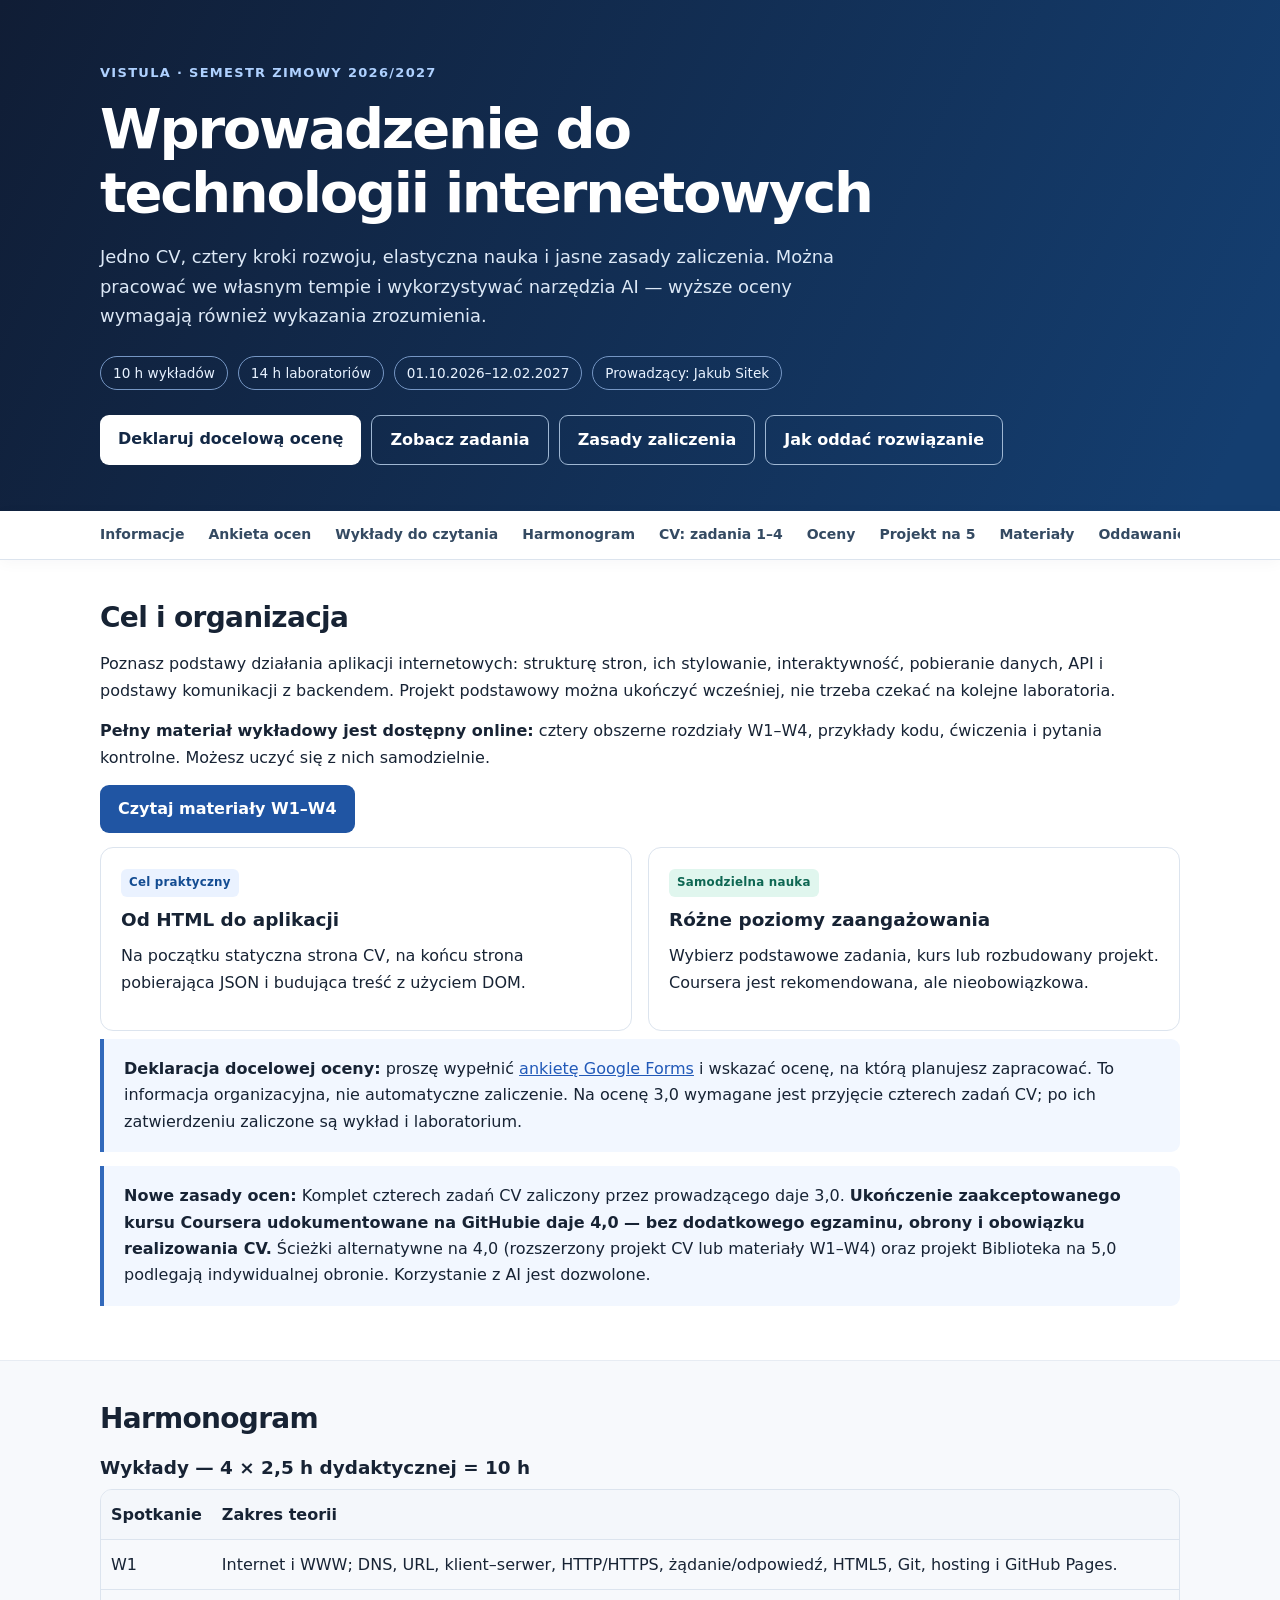
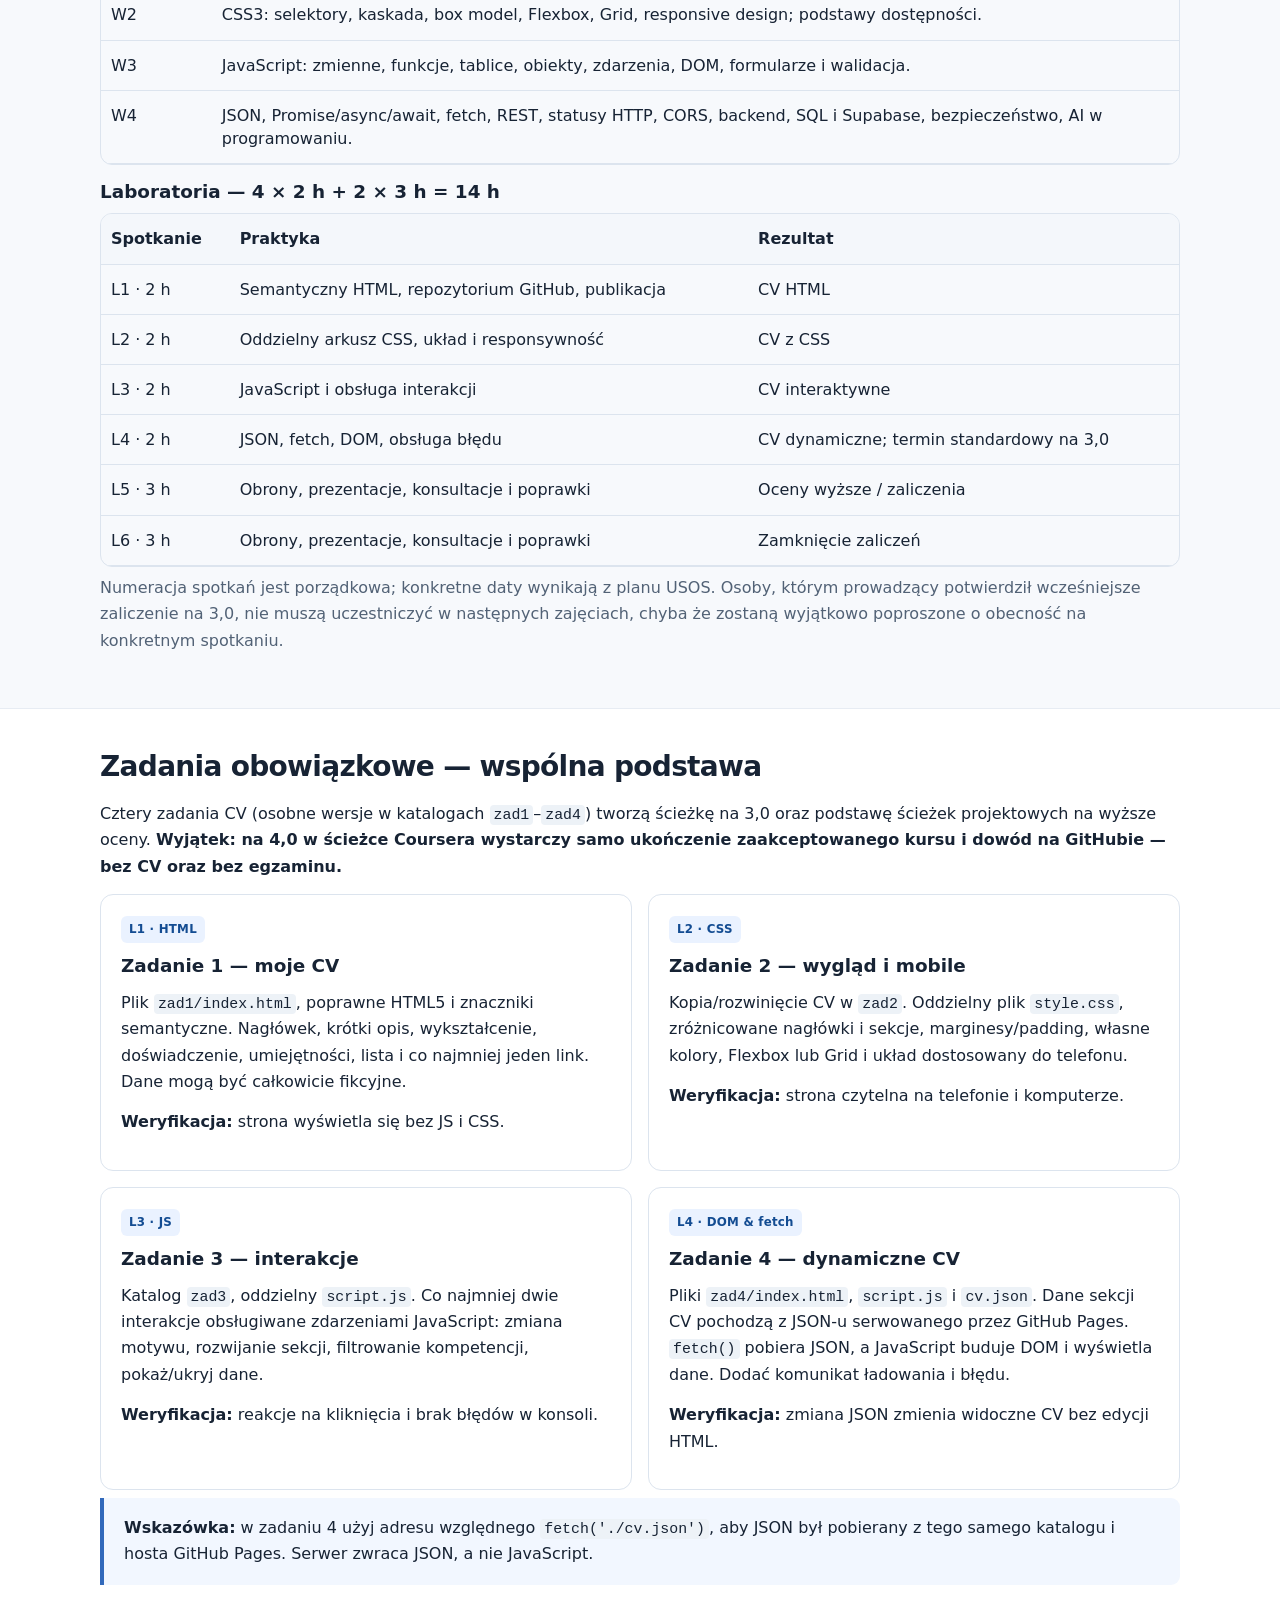
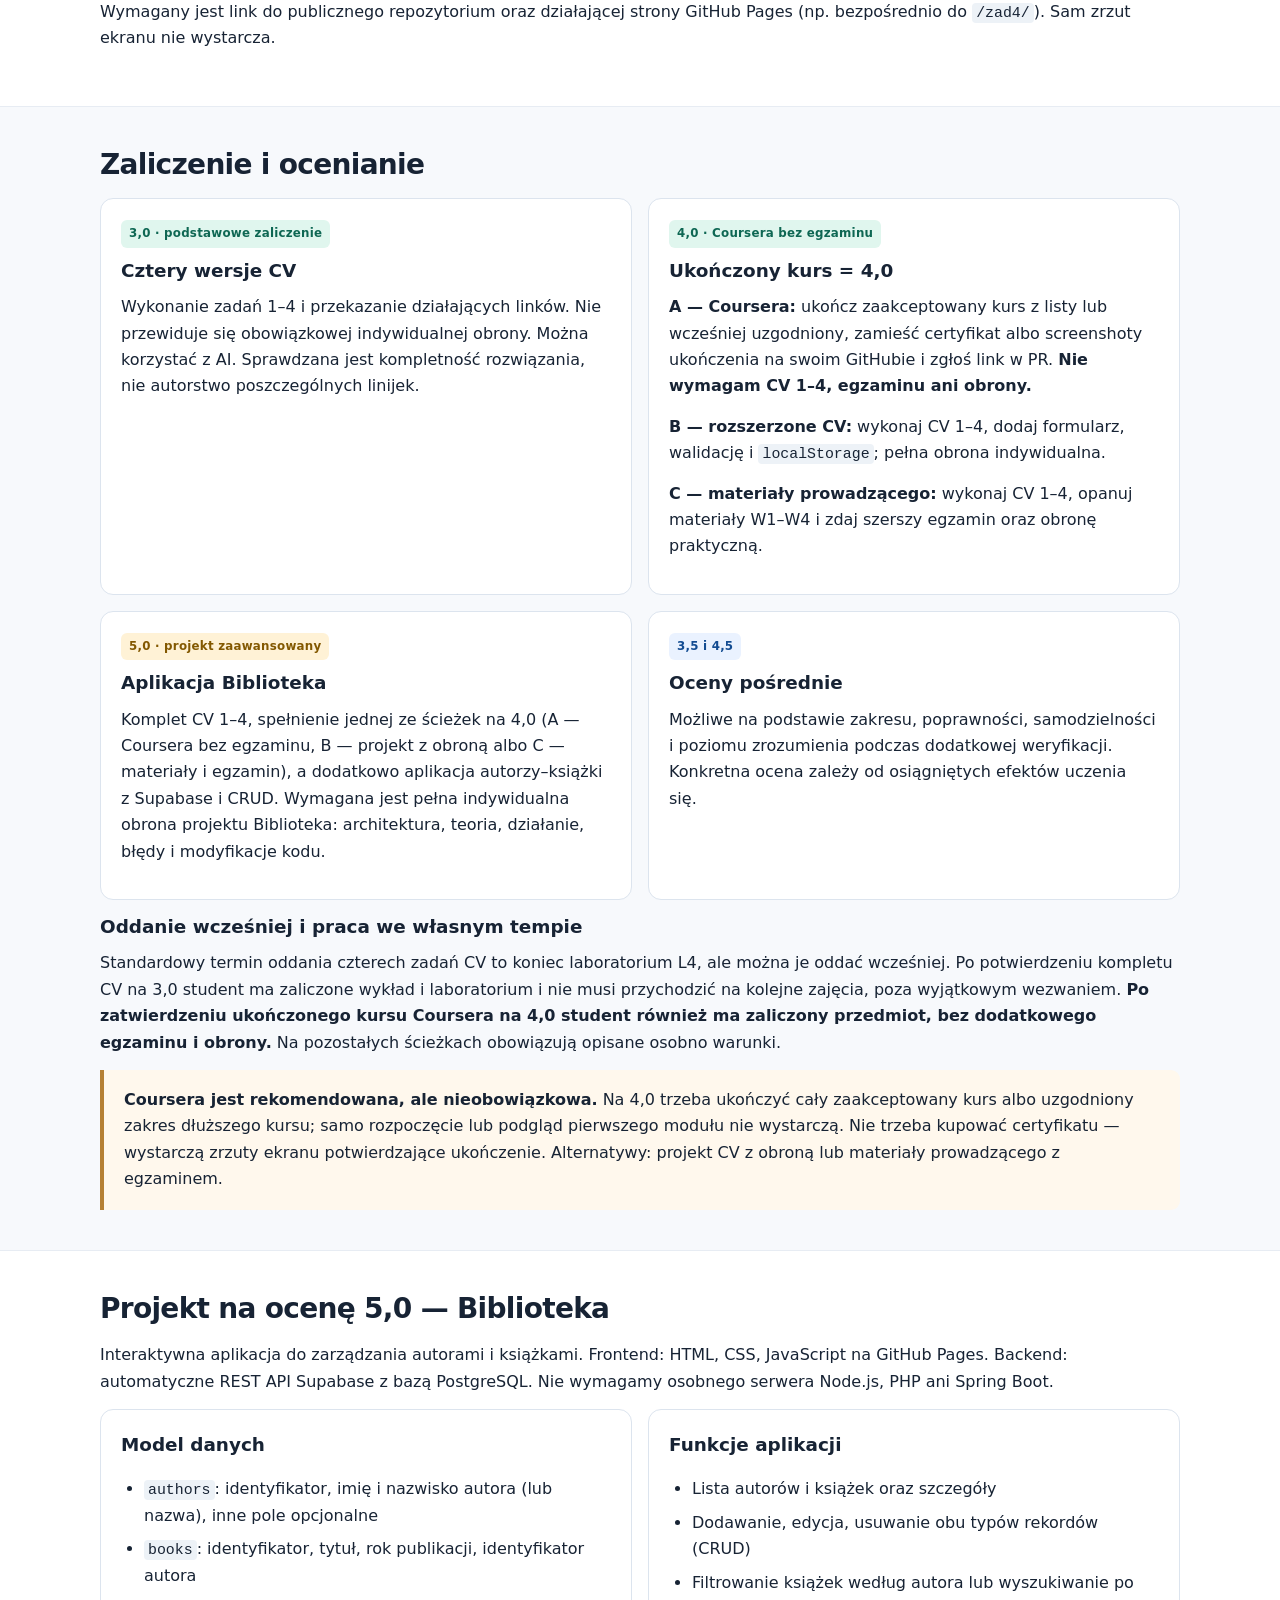
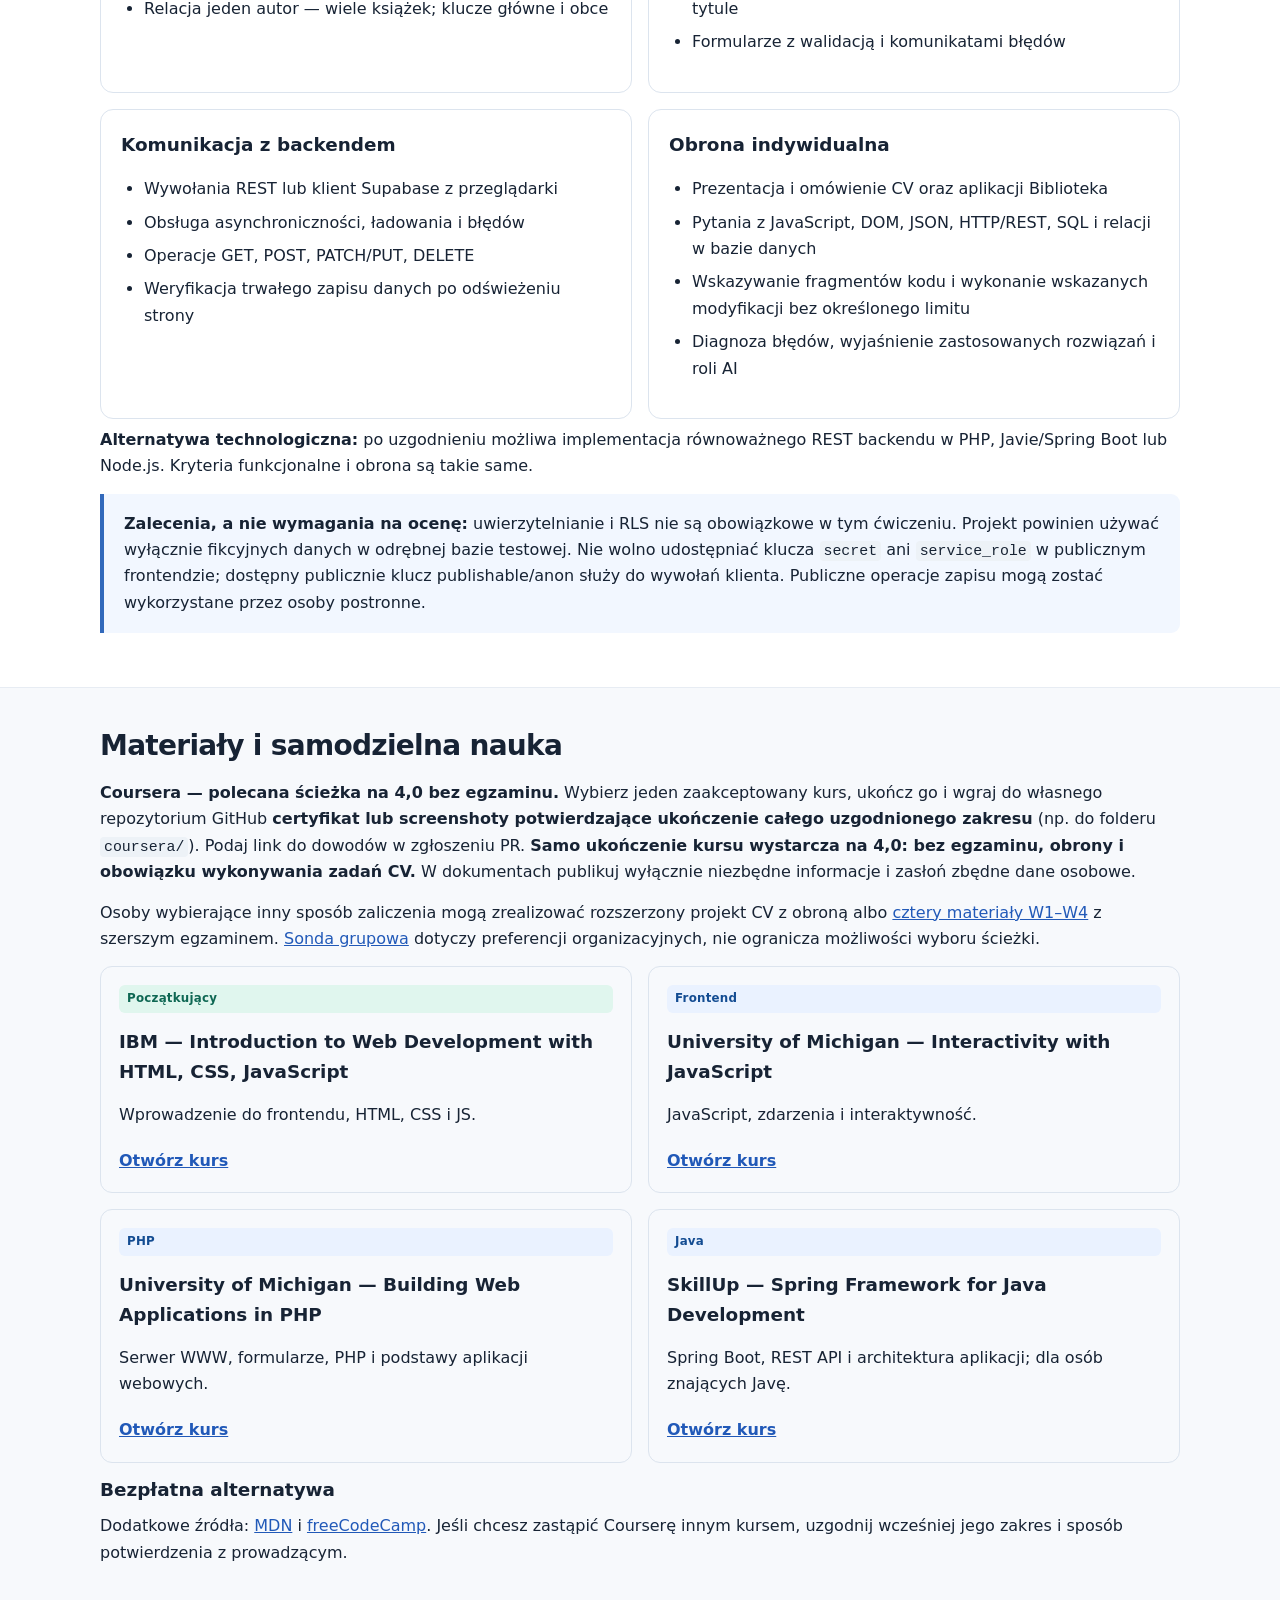
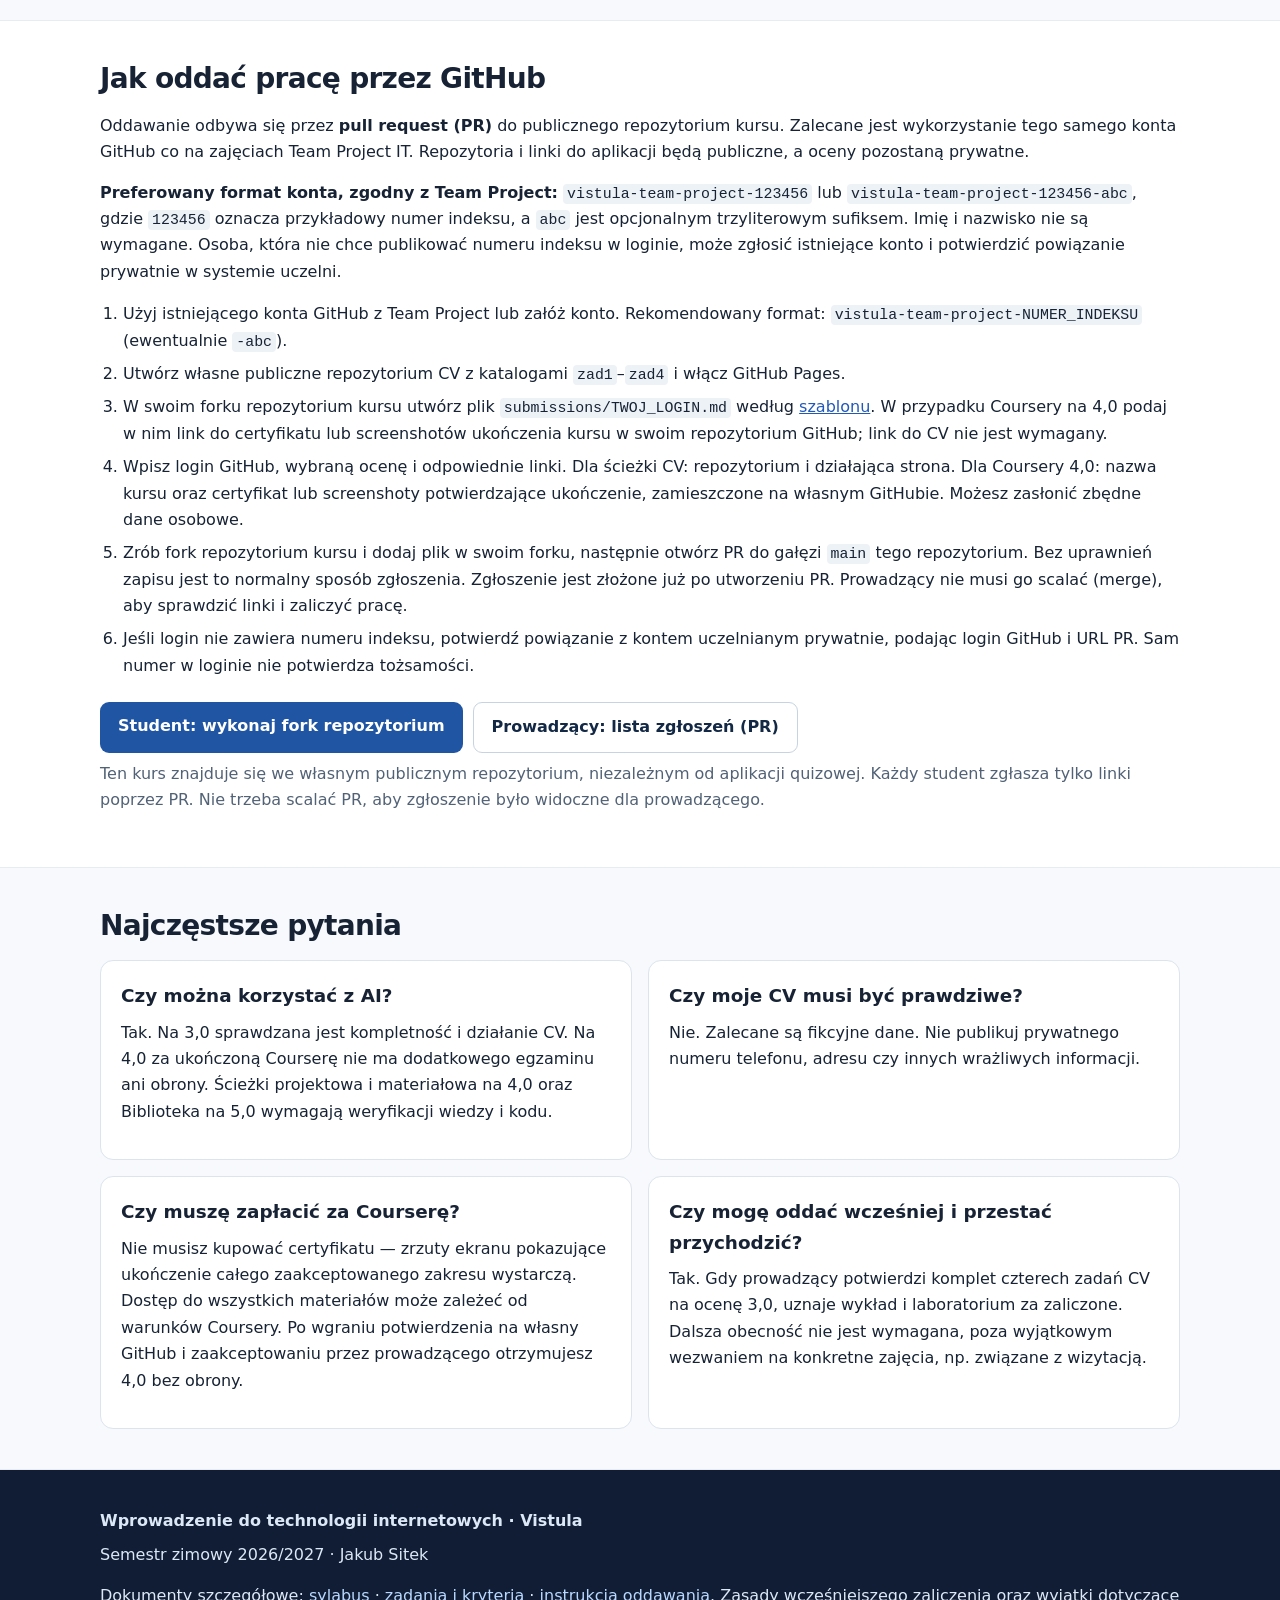
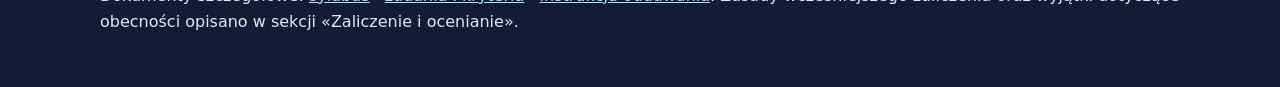
<file: index.html>
<!doctype html>
<html lang="pl">
<head>
  <meta charset="utf-8">
  <meta name="viewport" content="width=device-width, initial-scale=1">
  <meta name="description" content="Wprowadzenie do technologii internetowych — Vistula, semestr zimowy 2026/2027. Program, laboratoria, zaliczenie i zgłoszenia projektów.">
  <title>Wprowadzenie do technologii internetowych | Vistula 2026/27</title>
  <style>
    :root { color-scheme: light; --ink:#172334; --muted:#526276; --blue:#2159b8; --border:#dce4ee; --light:#f4f7fb; --white:#fff; --green:#137b65; }
    * {box-sizing:border-box}html{scroll-behavior:smooth}body{margin:0;background:#fff;color:var(--ink);font:16px/1.65 system-ui,-apple-system,Segoe UI,Roboto,sans-serif}
    a{color:var(--blue)}a:hover{text-decoration-thickness:2px}a:focus-visible,button:focus-visible{outline:3px solid #e8a53b;outline-offset:2px}
    .wrap{width:min(1080px,calc(100% - 36px));margin:auto}
    header{background:linear-gradient(115deg,#101d35 0%,#143e70 95%);color:white;padding:62px 0 46px}
    .eyebrow{font-size:13px;letter-spacing:.1em;text-transform:uppercase;color:#afd1ff;font-weight:750}
    h1{font-size:clamp(2rem,4.5vw,3.5rem);line-height:1.13;max-width:820px;letter-spacing:-.04em;margin:14px 0 18px}
    .lead{font-size:1.12rem;max-width:760px;color:#dce8f6}
    .meta{display:flex;flex-wrap:wrap;gap:10px;margin:25px 0}
    .meta span,.pill{padding:5px 12px;border:1px solid #7596c4;border-radius:100px;font-size:.85rem;color:#e8f2ff}
    .actions{display:flex;gap:10px;flex-wrap:wrap;margin-top:23px}
    .btn{display:inline-block;text-decoration:none;border-radius:9px;padding:11px 18px;background:#fff;color:#132845;font-weight:700}
    .btn.secondary{color:#fff;background:transparent;border:1px solid #9fb7d3}
    nav{position:sticky;top:0;background:#fff;border-bottom:1px solid var(--border);z-index:5;box-shadow:0 3px 14px #15254409}
    nav .wrap{display:flex;gap:24px;overflow:auto;white-space:nowrap;padding:12px 0}
    nav a{text-decoration:none;color:#344a62;font-weight:650;font-size:14px}
    section{padding:40px 0;border-bottom:1px solid #e7ecf3;scroll-margin-top:75px}
    h2{font-size:1.75rem;line-height:1.28;letter-spacing:-.025em;margin:0 0 16px}
    h3{font-size:1.15rem;margin:12px 0 6px}
    p{margin:8px 0 14px}
    .muted{color:var(--muted)}
    .grid{display:grid;grid-template-columns:repeat(2,minmax(0,1fr));gap:16px}
    .card{border:1px solid var(--border);border-radius:13px;background:var(--white);padding:20px}
    .card h3{margin-top:0}
    .tag{display:inline-block;background:#eaf2ff;border-radius:6px;color:#134c92;font-size:.74rem;font-weight:750;letter-spacing:.02em;padding:4px 8px;margin-bottom:8px}
    .tag.good{background:#e0f6ee;color:#0e6753}.tag.gold{background:#fff2d6;color:#835800}
    table{width:100%;border-collapse:collapse;line-height:1.45}
    th,td{border-bottom:1px solid #dce4ee;padding:13px 10px;text-align:left;vertical-align:top}
    th{background:#f4f7fb}
    .scroll{overflow:auto;border:1px solid var(--border);border-radius:12px}
    .scroll table{min-width:640px}
    code{font:0.93em ui-monospace,SFMono-Regular,Consolas,monospace;padding:2px 4px;border-radius:4px;background:#edf2f7}
    ul,ol{padding-left:23px}li{margin:7px 0}
    .note{padding:17px 20px;border-left:4px solid #3269bb;background:#f2f7ff;border-radius:0 9px 9px 0}
    .warn{padding:17px 20px;border-left:4px solid #b58034;background:#fff8ed;border-radius:0 9px 9px 0}
    .subtle{background:#f7f9fc}
    .course{border:1px solid var(--border);border-radius:12px;padding:18px;display:flex;flex-direction:column;gap:6px}
    .course h3{margin:0}
    .course a{font-weight:700}
    footer{background:#101d35;color:#dce8f6;padding:38px 0}
    footer a{color:#b9d8ff}
    @media(max-width:720px){.grid{grid-template-columns:1fr}header{padding:40px 0 30px}section{padding:32px 0}h2{font-size:1.5rem}}
    @media(prefers-reduced-motion:reduce){html{scroll-behavior:auto}}
  </style>
</head>
<body>
  <header>
    <div class="wrap">
      <div class="eyebrow">Vistula · semestr zimowy 2026/2027</div>
      <h1>Wprowadzenie do technologii internetowych</h1>
      <p class="lead">Jedno CV, cztery kroki rozwoju, elastyczna nauka i jasne zasady zaliczenia. Można pracować we własnym tempie i wykorzystywać narzędzia AI — wyższe oceny wymagają również wykazania zrozumienia.</p>
      <div class="meta"><span>10 h wykładów</span><span>14 h laboratoriów</span><span>01.10.2026–12.02.2027</span><span>Prowadzący: Jakub Sitek</span></div>
      <div class="actions">
        <a class="btn" href="https://forms.gle/VSh1FJd9ow4FC8fL9" target="_blank" rel="noopener noreferrer">Deklaruj docelową ocenę</a>
        <a class="btn secondary" href="#zadania">Zobacz zadania</a>
        <a class="btn secondary" href="#oceny">Zasady zaliczenia</a>
        <a class="btn secondary" href="#oddawanie">Jak oddać rozwiązanie</a>
      </div>
    </div>
  </header>
  <nav aria-label="Nawigacja kursu"><div class="wrap">
    <a href="#start">Informacje</a><a href="https://forms.gle/VSh1FJd9ow4FC8fL9" target="_blank" rel="noopener noreferrer">Ankieta ocen</a><a href="lectures/index.html">Wykłady do czytania</a><a href="#plan">Harmonogram</a><a href="#zadania">CV: zadania 1–4</a><a href="#oceny">Oceny</a><a href="#projekt5">Projekt na 5</a><a href="#kursy">Materiały</a><a href="#oddawanie">Oddawanie</a><a href="#faq">FAQ</a>
  </div></nav>
  <main>
    <section id="start"><div class="wrap">
      <h2>Cel i organizacja</h2>
      <p>Poznasz podstawy działania aplikacji internetowych: strukturę stron, ich stylowanie, interaktywność, pobieranie danych, API i podstawy komunikacji z backendem. Projekt podstawowy można ukończyć wcześniej, nie trzeba czekać na kolejne laboratoria.</p><p><strong>Pełny materiał wykładowy jest dostępny online:</strong> cztery obszerne rozdziały W1–W4, przykłady kodu, ćwiczenia i pytania kontrolne. Możesz uczyć się z nich samodzielnie.</p><p><a class="btn" style="background:#2055a3;color:white" href="lectures/index.html">Czytaj materiały W1–W4</a></p>
      <div class="grid">
        <div class="card"><span class="tag">Cel praktyczny</span><h3>Od HTML do aplikacji</h3><p>Na początku statyczna strona CV, na końcu strona pobierająca JSON i budująca treść z użyciem DOM.</p></div>
        <div class="card"><span class="tag good">Samodzielna nauka</span><h3>Różne poziomy zaangażowania</h3><p>Wybierz podstawowe zadania, kurs lub rozbudowany projekt. Coursera jest rekomendowana, ale nieobowiązkowa.</p></div>
      </div>
      <p class="note"><strong>Deklaracja docelowej oceny:</strong> proszę wypełnić <a href="https://forms.gle/VSh1FJd9ow4FC8fL9" target="_blank" rel="noopener noreferrer">ankietę Google Forms</a> i wskazać ocenę, na którą planujesz zapracować. To informacja organizacyjna, nie automatyczne zaliczenie. Na ocenę 3,0 wymagane jest przyjęcie czterech zadań CV; po ich zatwierdzeniu zaliczone są wykład i laboratorium.</p>
      <p class="note"><strong>Nowe zasady ocen:</strong> Komplet czterech zadań CV zaliczony przez prowadzącego daje 3,0. <strong>Ukończenie zaakceptowanego kursu Coursera udokumentowane na GitHubie daje 4,0 — bez dodatkowego egzaminu, obrony i obowiązku realizowania CV.</strong> Ścieżki alternatywne na 4,0 (rozszerzony projekt CV lub materiały W1–W4) oraz projekt Biblioteka na 5,0 podlegają indywidualnej obronie. Korzystanie z AI jest dozwolone.</p>
    </div></section>

    <section id="plan" class="subtle"><div class="wrap">
      <h2>Harmonogram</h2>
      <h3>Wykłady — 4 × 2,5 h dydaktycznej = 10 h</h3>
      <div class="scroll"><table><thead><tr><th>Spotkanie</th><th>Zakres teorii</th></tr></thead><tbody>
      <tr><td>W1</td><td>Internet i WWW; DNS, URL, klient–serwer, HTTP/HTTPS, żądanie/odpowiedź, HTML5, Git, hosting i GitHub Pages.</td></tr>
      <tr><td>W2</td><td>CSS3: selektory, kaskada, box model, Flexbox, Grid, responsive design; podstawy dostępności.</td></tr>
      <tr><td>W3</td><td>JavaScript: zmienne, funkcje, tablice, obiekty, zdarzenia, DOM, formularze i walidacja.</td></tr>
      <tr><td>W4</td><td>JSON, Promise/async/await, fetch, REST, statusy HTTP, CORS, backend, SQL i Supabase, bezpieczeństwo, AI w programowaniu.</td></tr>
      </tbody></table></div>
      <h3>Laboratoria — 4 × 2 h + 2 × 3 h = 14 h</h3>
      <div class="scroll"><table><thead><tr><th>Spotkanie</th><th>Praktyka</th><th>Rezultat</th></tr></thead><tbody>
      <tr><td>L1 · 2 h</td><td>Semantyczny HTML, repozytorium GitHub, publikacja</td><td>CV HTML</td></tr>
      <tr><td>L2 · 2 h</td><td>Oddzielny arkusz CSS, układ i responsywność</td><td>CV z CSS</td></tr>
      <tr><td>L3 · 2 h</td><td>JavaScript i obsługa interakcji</td><td>CV interaktywne</td></tr>
      <tr><td>L4 · 2 h</td><td>JSON, fetch, DOM, obsługa błędu</td><td>CV dynamiczne; termin standardowy na 3,0</td></tr>
      <tr><td>L5 · 3 h</td><td>Obrony, prezentacje, konsultacje i poprawki</td><td>Oceny wyższe / zaliczenia</td></tr>
      <tr><td>L6 · 3 h</td><td>Obrony, prezentacje, konsultacje i poprawki</td><td>Zamknięcie zaliczeń</td></tr>
      </tbody></table></div>
      <p class="muted">Numeracja spotkań jest porządkowa; konkretne daty wynikają z planu USOS. Osoby, którym prowadzący potwierdził wcześniejsze zaliczenie na 3,0, nie muszą uczestniczyć w następnych zajęciach, chyba że zostaną wyjątkowo poproszone o obecność na konkretnym spotkaniu.</p>
    </div></section>

    <section id="zadania"><div class="wrap">
      <h2>Zadania obowiązkowe — wspólna podstawa</h2>
      <p>Cztery zadania CV (osobne wersje w katalogach <code>zad1</code>–<code>zad4</code>) tworzą ścieżkę na 3,0 oraz podstawę ścieżek projektowych na wyższe oceny. <strong>Wyjątek: na 4,0 w ścieżce Coursera wystarczy samo ukończenie zaakceptowanego kursu i dowód na GitHubie — bez CV oraz bez egzaminu.</strong></p>
      <div class="grid">
        <article class="card"><span class="tag">L1 · HTML</span><h3>Zadanie 1 — moje CV</h3><p>Plik <code>zad1/index.html</code>, poprawne HTML5 i znaczniki semantyczne. Nagłówek, krótki opis, wykształcenie, doświadczenie, umiejętności, lista i co najmniej jeden link. Dane mogą być całkowicie fikcyjne.</p><p><strong>Weryfikacja:</strong> strona wyświetla się bez JS i CSS.</p></article>
        <article class="card"><span class="tag">L2 · CSS</span><h3>Zadanie 2 — wygląd i mobile</h3><p>Kopia/rozwinięcie CV w <code>zad2</code>. Oddzielny plik <code>style.css</code>, zróżnicowane nagłówki i sekcje, marginesy/padding, własne kolory, Flexbox lub Grid i układ dostosowany do telefonu.</p><p><strong>Weryfikacja:</strong> strona czytelna na telefonie i komputerze.</p></article>
        <article class="card"><span class="tag">L3 · JS</span><h3>Zadanie 3 — interakcje</h3><p>Katalog <code>zad3</code>, oddzielny <code>script.js</code>. Co najmniej dwie interakcje obsługiwane zdarzeniami JavaScript: zmiana motywu, rozwijanie sekcji, filtrowanie kompetencji, pokaż/ukryj dane.</p><p><strong>Weryfikacja:</strong> reakcje na kliknięcia i brak błędów w konsoli.</p></article>
        <article class="card"><span class="tag">L4 · DOM & fetch</span><h3>Zadanie 4 — dynamiczne CV</h3><p>Pliki <code>zad4/index.html</code>, <code>script.js</code> i <code>cv.json</code>. Dane sekcji CV pochodzą z JSON-u serwowanego przez GitHub Pages. <code>fetch()</code> pobiera JSON, a JavaScript buduje DOM i wyświetla dane. Dodać komunikat ładowania i błędu.</p><p><strong>Weryfikacja:</strong> zmiana JSON zmienia widoczne CV bez edycji HTML.</p></article>
      </div>
      <p class="note"><strong>Wskazówka:</strong> w zadaniu 4 użyj adresu względnego <code>fetch('./cv.json')</code>, aby JSON był pobierany z tego samego katalogu i hosta GitHub Pages. Serwer zwraca JSON, a nie JavaScript.</p>
      <p>Wymagany jest link do publicznego repozytorium oraz działającej strony GitHub Pages (np. bezpośrednio do <code>/zad4/</code>). Sam zrzut ekranu nie wystarcza.</p>
    </div></section>

    <section id="oceny" class="subtle"><div class="wrap">
      <h2>Zaliczenie i ocenianie</h2>
      <div class="grid">
        <div class="card"><span class="tag good">3,0 · podstawowe zaliczenie</span><h3>Cztery wersje CV</h3><p>Wykonanie zadań 1–4 i przekazanie działających linków. Nie przewiduje się obowiązkowej indywidualnej obrony. Można korzystać z AI. Sprawdzana jest kompletność rozwiązania, nie autorstwo poszczególnych linijek.</p></div>
        <div class="card"><span class="tag good">4,0 · Coursera bez egzaminu</span><h3>Ukończony kurs = 4,0</h3><p><strong>A — Coursera:</strong> ukończ zaakceptowany kurs z listy lub wcześniej uzgodniony, zamieść certyfikat albo screenshoty ukończenia na swoim GitHubie i zgłoś link w PR. <strong>Nie wymagam CV 1–4, egzaminu ani obrony.</strong></p><p><strong>B — rozszerzone CV:</strong> wykonaj CV 1–4, dodaj formularz, walidację i <code>localStorage</code>; pełna obrona indywidualna.</p><p><strong>C — materiały prowadzącego:</strong> wykonaj CV 1–4, opanuj materiały W1–W4 i zdaj szerszy egzamin oraz obronę praktyczną.</p></div>
        <div class="card"><span class="tag gold">5,0 · projekt zaawansowany</span><h3>Aplikacja Biblioteka</h3><p>Komplet CV 1–4, spełnienie jednej ze ścieżek na 4,0 (A — Coursera bez egzaminu, B — projekt z obroną albo C — materiały i egzamin), a dodatkowo aplikacja autorzy–książki z Supabase i CRUD. Wymagana jest pełna indywidualna obrona projektu Biblioteka: architektura, teoria, działanie, błędy i modyfikacje kodu.</p></div>
        <div class="card"><span class="tag">3,5 i 4,5</span><h3>Oceny pośrednie</h3><p>Możliwe na podstawie zakresu, poprawności, samodzielności i poziomu zrozumienia podczas dodatkowej weryfikacji. Konkretna ocena zależy od osiągniętych efektów uczenia się.</p></div>
      </div>
      <h3>Oddanie wcześniej i praca we własnym tempie</h3>
      <p>Standardowy termin oddania czterech zadań CV to koniec laboratorium L4, ale można je oddać wcześniej. Po potwierdzeniu kompletu CV na 3,0 student ma zaliczone wykład i laboratorium i nie musi przychodzić na kolejne zajęcia, poza wyjątkowym wezwaniem. <strong>Po zatwierdzeniu ukończonego kursu Coursera na 4,0 student również ma zaliczony przedmiot, bez dodatkowego egzaminu i obrony.</strong> Na pozostałych ścieżkach obowiązują opisane osobno warunki.</p>
      <div class="warn"><strong>Coursera jest rekomendowana, ale nieobowiązkowa.</strong> Na 4,0 trzeba ukończyć cały zaakceptowany kurs albo uzgodniony zakres dłuższego kursu; samo rozpoczęcie lub podgląd pierwszego modułu nie wystarczą. Nie trzeba kupować certyfikatu — wystarczą zrzuty ekranu potwierdzające ukończenie. Alternatywy: projekt CV z obroną lub materiały prowadzącego z egzaminem.</div>
    </div></section>

    <section id="projekt5"><div class="wrap">
      <h2>Projekt na ocenę 5,0 — Biblioteka</h2>
      <p>Interaktywna aplikacja do zarządzania autorami i książkami. Frontend: HTML, CSS, JavaScript na GitHub Pages. Backend: automatyczne REST API Supabase z bazą PostgreSQL. Nie wymagamy osobnego serwera Node.js, PHP ani Spring Boot.</p>
      <div class="grid">
        <div class="card"><h3>Model danych</h3><ul><li><code>authors</code>: identyfikator, imię i nazwisko autora (lub nazwa), inne pole opcjonalne</li><li><code>books</code>: identyfikator, tytuł, rok publikacji, identyfikator autora</li><li>Relacja jeden autor — wiele książek; klucze główne i obce</li></ul></div>
        <div class="card"><h3>Funkcje aplikacji</h3><ul><li>Lista autorów i książek oraz szczegóły</li><li>Dodawanie, edycja, usuwanie obu typów rekordów (CRUD)</li><li>Filtrowanie książek według autora lub wyszukiwanie po tytule</li><li>Formularze z walidacją i komunikatami błędów</li></ul></div>
        <div class="card"><h3>Komunikacja z backendem</h3><ul><li>Wywołania REST lub klient Supabase z przeglądarki</li><li>Obsługa asynchroniczności, ładowania i błędów</li><li>Operacje GET, POST, PATCH/PUT, DELETE</li><li>Weryfikacja trwałego zapisu danych po odświeżeniu strony</li></ul></div>
        <div class="card"><h3>Obrona indywidualna</h3><ul><li>Prezentacja i omówienie CV oraz aplikacji Biblioteka</li><li>Pytania z JavaScript, DOM, JSON, HTTP/REST, SQL i relacji w bazie danych</li><li>Wskazywanie fragmentów kodu i wykonanie wskazanych modyfikacji bez określonego limitu</li><li>Diagnoza błędów, wyjaśnienie zastosowanych rozwiązań i roli AI</li></ul></div>
      </div>
      <p><strong>Alternatywa technologiczna:</strong> po uzgodnieniu możliwa implementacja równoważnego REST backendu w PHP, Javie/Spring Boot lub Node.js. Kryteria funkcjonalne i obrona są takie same.</p><p class="note"><strong>Zalecenia, a nie wymagania na ocenę:</strong> uwierzytelnianie i RLS nie są obowiązkowe w tym ćwiczeniu. Projekt powinien używać wyłącznie fikcyjnych danych w odrębnej bazie testowej. Nie wolno udostępniać klucza <code>secret</code> ani <code>service_role</code> w publicznym frontendzie; dostępny publicznie klucz publishable/anon służy do wywołań klienta. Publiczne operacje zapisu mogą zostać wykorzystane przez osoby postronne.</p>
    </div></section>

    <section id="kursy" class="subtle"><div class="wrap">
      <h2>Materiały i samodzielna nauka</h2>
      <p><strong>Coursera — polecana ścieżka na 4,0 bez egzaminu.</strong> Wybierz jeden zaakceptowany kurs, ukończ go i wgraj do własnego repozytorium GitHub <strong>certyfikat lub screenshoty potwierdzające ukończenie całego uzgodnionego zakresu</strong> (np. do folderu <code>coursera/</code>). Podaj link do dowodów w zgłoszeniu PR. <strong>Samo ukończenie kursu wystarcza na 4,0: bez egzaminu, obrony i obowiązku wykonywania zadań CV.</strong> W dokumentach publikuj wyłącznie niezbędne informacje i zasłoń zbędne dane osobowe.</p><p>Osoby wybierające inny sposób zaliczenia mogą zrealizować rozszerzony projekt CV z obroną albo <a href="lectures/index.html">cztery materiały W1–W4</a> z szerszym egzaminem. <a href="https://github.com/jakubsitekai/vistula-web-intro-2026z/issues/1">Sonda grupowa</a> dotyczy preferencji organizacyjnych, nie ogranicza możliwości wyboru ścieżki.</p>
      <div class="grid">
        <div class="course"><span class="tag good">Początkujący</span><h3>IBM — Introduction to Web Development with HTML, CSS, JavaScript</h3><p>Wprowadzenie do frontendu, HTML, CSS i JS.</p><a href="https://www.coursera.org/learn/introduction-to-web-development-with-html-css-javacript" target="_blank" rel="noopener noreferrer">Otwórz kurs</a></div>
        <div class="course"><span class="tag">Frontend</span><h3>University of Michigan — Interactivity with JavaScript</h3><p>JavaScript, zdarzenia i interaktywność.</p><a href="https://www.coursera.org/learn/javascript" target="_blank" rel="noopener noreferrer">Otwórz kurs</a></div>
        <div class="course"><span class="tag">PHP</span><h3>University of Michigan — Building Web Applications in PHP</h3><p>Serwer WWW, formularze, PHP i podstawy aplikacji webowych.</p><a href="https://www.coursera.org/learn/web-applications-php" target="_blank" rel="noopener noreferrer">Otwórz kurs</a></div>
        <div class="course"><span class="tag">Java</span><h3>SkillUp — Spring Framework for Java Development</h3><p>Spring Boot, REST API i architektura aplikacji; dla osób znających Javę.</p><a href="https://www.coursera.org/learn/spring-framework-for-java-development" target="_blank" rel="noopener noreferrer">Otwórz kurs</a></div>
      </div>
      <h3>Bezpłatna alternatywa</h3>
      <p>Dodatkowe źródła: <a href="https://developer.mozilla.org/en-US/docs/Learn_web_development" target="_blank" rel="noopener noreferrer">MDN</a> i <a href="https://www.freecodecamp.org/learn/" target="_blank" rel="noopener noreferrer">freeCodeCamp</a>. Jeśli chcesz zastąpić Courserę innym kursem, uzgodnij wcześniej jego zakres i sposób potwierdzenia z prowadzącym.</p>
    </div></section>

    <section id="oddawanie"><div class="wrap">
      <h2>Jak oddać pracę przez GitHub</h2>
      <p>Oddawanie odbywa się przez <strong>pull request (PR)</strong> do publicznego repozytorium kursu. Zalecane jest wykorzystanie tego samego konta GitHub co na zajęciach Team Project IT. Repozytoria i linki do aplikacji będą publiczne, a oceny pozostaną prywatne.</p><p><strong>Preferowany format konta, zgodny z Team Project:</strong> <code>vistula-team-project-123456</code> lub <code>vistula-team-project-123456-abc</code>, gdzie <code>123456</code> oznacza przykładowy numer indeksu, a <code>abc</code> jest opcjonalnym trzyliterowym sufiksem. Imię i nazwisko nie są wymagane. Osoba, która nie chce publikować numeru indeksu w loginie, może zgłosić istniejące konto i potwierdzić powiązanie prywatnie w systemie uczelni.</p>
      <ol>
        <li>Użyj istniejącego konta GitHub z Team Project lub załóż konto. Rekomendowany format: <code>vistula-team-project-NUMER_INDEKSU</code> (ewentualnie <code>-abc</code>).</li>
        <li>Utwórz własne publiczne repozytorium CV z katalogami <code>zad1</code>–<code>zad4</code> i włącz GitHub Pages.</li>
        <li>W swoim forku repozytorium kursu utwórz plik <code>submissions/TWOJ_LOGIN.md</code> według <a href="submissions/_TEMPLATE.md">szablonu</a>. W przypadku Coursery na 4,0 podaj w nim link do certyfikatu lub screenshotów ukończenia kursu w swoim repozytorium GitHub; link do CV nie jest wymagany.</li>
        <li>Wpisz login GitHub, wybraną ocenę i odpowiednie linki. Dla ścieżki CV: repozytorium i działająca strona. Dla Coursery 4,0: nazwa kursu oraz certyfikat lub screenshoty potwierdzające ukończenie, zamieszczone na własnym GitHubie. Możesz zasłonić zbędne dane osobowe.</li>
        <li>Zrób fork repozytorium kursu i dodaj plik w swoim forku, następnie otwórz PR do gałęzi <code>main</code> tego repozytorium. Bez uprawnień zapisu jest to normalny sposób zgłoszenia. Zgłoszenie jest złożone już po utworzeniu PR. Prowadzący nie musi go scalać (merge), aby sprawdzić linki i zaliczyć pracę.</li>
        <li>Jeśli login nie zawiera numeru indeksu, potwierdź powiązanie z kontem uczelnianym prywatnie, podając login GitHub i URL PR. Sam numer w loginie nie potwierdza tożsamości.</li>
      </ol>
      <div class="actions"><a class="btn" style="background:#2055a3;color:white" href="https://github.com/jakubsitekai/vistula-web-intro-2026z/fork" target="_blank" rel="noopener noreferrer">Student: wykonaj fork repozytorium</a><a class="btn" style="border:1px solid #c7d3e2" href="https://github.com/jakubsitekai/vistula-web-intro-2026z/pulls" target="_blank" rel="noopener noreferrer">Prowadzący: lista zgłoszeń (PR)</a></div>
      <p class="muted">Ten kurs znajduje się we własnym publicznym repozytorium, niezależnym od aplikacji quizowej. Każdy student zgłasza tylko linki poprzez PR. Nie trzeba scalać PR, aby zgłoszenie było widoczne dla prowadzącego.</p>
    </div></section>

    <section id="faq" class="subtle"><div class="wrap">
      <h2>Najczęstsze pytania</h2>
      <div class="grid">
        <div class="card"><h3>Czy można korzystać z AI?</h3><p>Tak. Na 3,0 sprawdzana jest kompletność i działanie CV. Na 4,0 za ukończoną Courserę nie ma dodatkowego egzaminu ani obrony. Ścieżki projektowa i materiałowa na 4,0 oraz Biblioteka na 5,0 wymagają weryfikacji wiedzy i kodu.</p></div>
        <div class="card"><h3>Czy moje CV musi być prawdziwe?</h3><p>Nie. Zalecane są fikcyjne dane. Nie publikuj prywatnego numeru telefonu, adresu czy innych wrażliwych informacji.</p></div>
        <div class="card"><h3>Czy muszę zapłacić za Courserę?</h3><p>Nie musisz kupować certyfikatu — zrzuty ekranu pokazujące ukończenie całego zaakceptowanego zakresu wystarczą. Dostęp do wszystkich materiałów może zależeć od warunków Coursery. Po wgraniu potwierdzenia na własny GitHub i zaakceptowaniu przez prowadzącego otrzymujesz 4,0 bez obrony.</p></div>
        <div class="card"><h3>Czy mogę oddać wcześniej i przestać przychodzić?</h3><p>Tak. Gdy prowadzący potwierdzi komplet czterech zadań CV na ocenę 3,0, uznaje wykład i laboratorium za zaliczone. Dalsza obecność nie jest wymagana, poza wyjątkowym wezwaniem na konkretne zajęcia, np. związane z wizytacją.</p></div>
      </div>
    </div></section>
  </main>
  <footer><div class="wrap"><strong>Wprowadzenie do technologii internetowych · Vistula</strong><p>Semestr zimowy 2026/2027 · Jakub Sitek</p><p>Dokumenty szczegółowe: <a href="syllabus.md">sylabus</a> · <a href="assignments.md">zadania i kryteria</a> · <a href="submissions/README.md">instrukcja oddawania</a>. Zasady wcześniejszego zaliczenia oraz wyjątki dotyczące obecności opisano w sekcji «Zaliczenie i ocenianie».</p></div></footer>
</body></html>
</file>
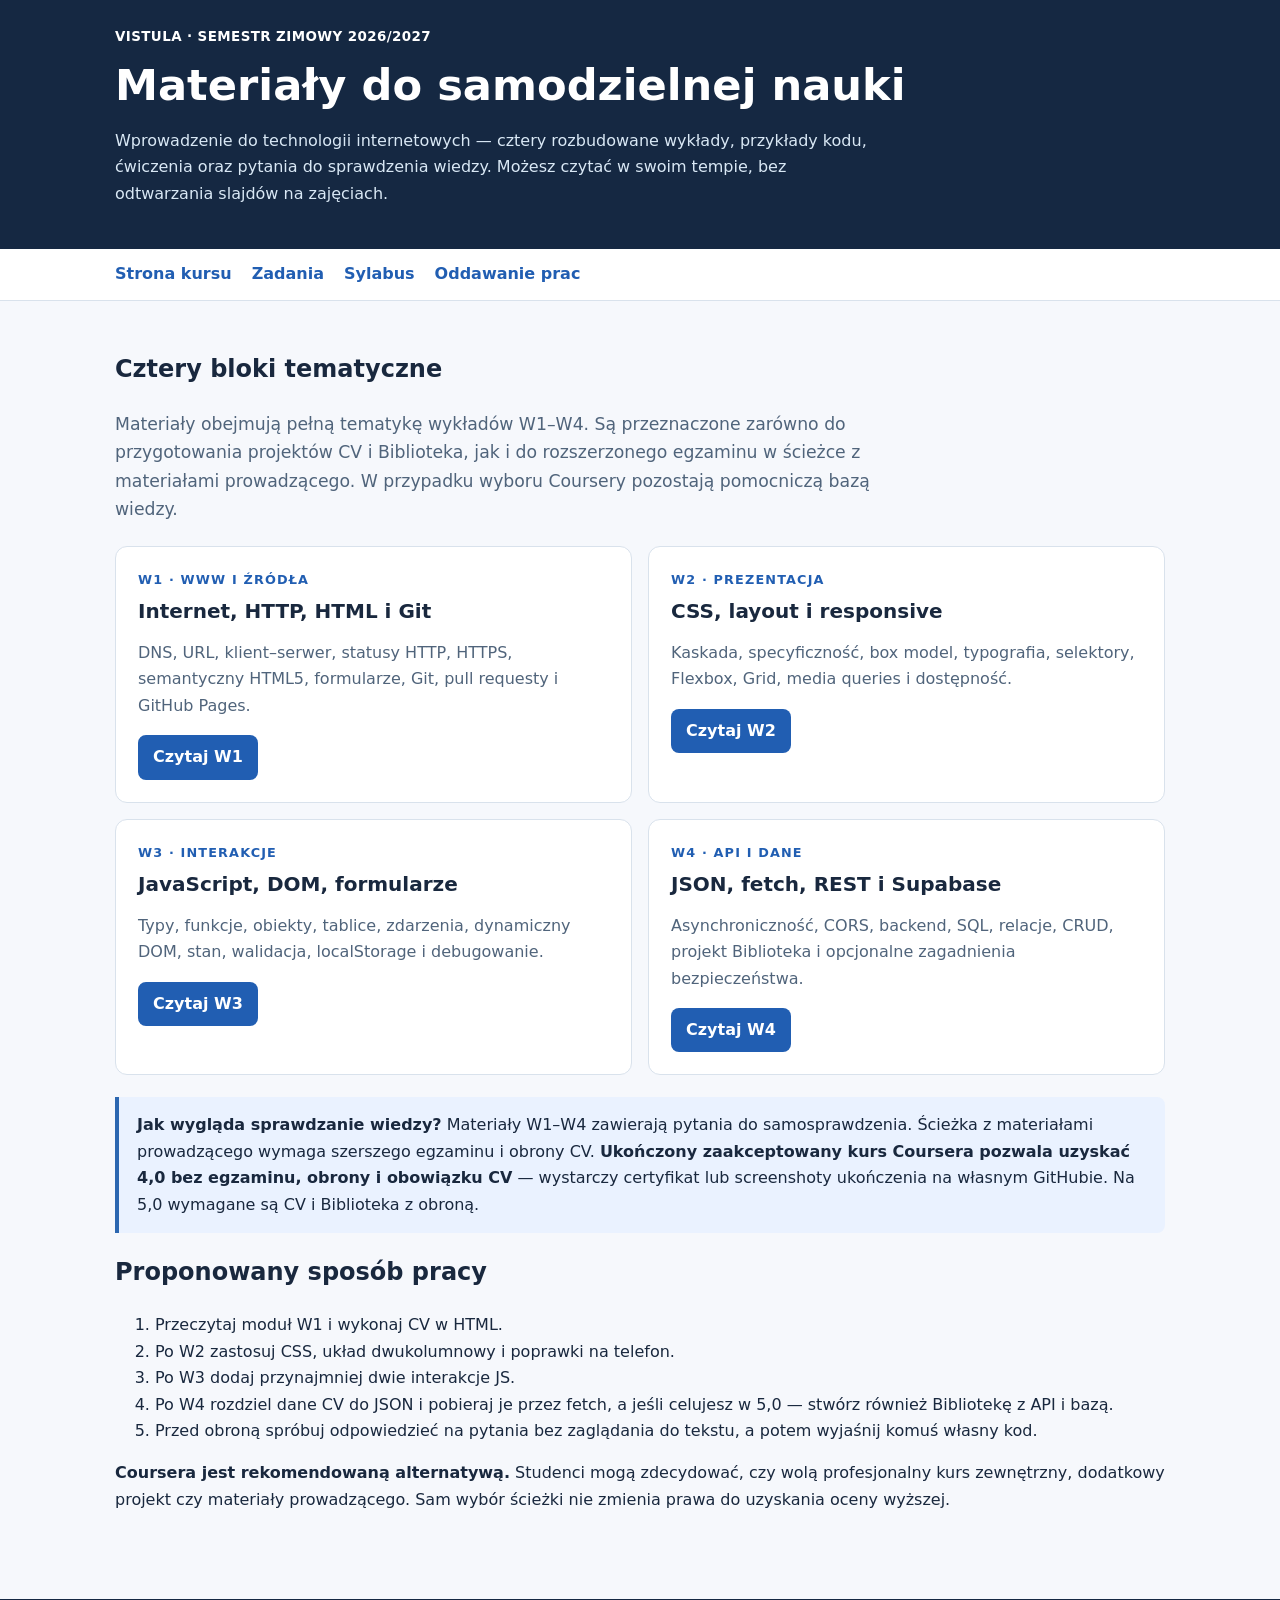
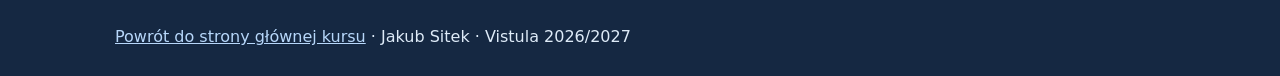
<file: lectures/index.html>
<!doctype html>
<html lang="pl"><head><meta charset="utf-8"><meta name="viewport" content="width=device-width, initial-scale=1">
<meta name="description" content="Rozszerzone wykłady Vistula: WWW, HTTP, Git, HTML, CSS, JavaScript, DOM, fetch, REST i Supabase.">
<title>Materiały wykładowe | Vistula 2026Z</title><link rel="stylesheet" href="./course.css"></head>
<body><header><div class="wrap"><span class="brand">VISTULA · SEMESTR ZIMOWY 2026/2027</span>
<h1>Materiały do samodzielnej nauki</h1>
<p>Wprowadzenie do technologii internetowych — cztery rozbudowane wykłady, przykłady kodu, ćwiczenia oraz pytania do sprawdzenia wiedzy. Możesz czytać w swoim tempie, bez odtwarzania slajdów na zajęciach.</p>
</div></header>
<nav class="top"><div class="wrap"><a href="../index.html">Strona kursu</a><a href="../assignments.md">Zadania</a><a href="../syllabus.md">Sylabus</a><a href="../submissions/README.md">Oddawanie prac</a></div></nav>
<main class="wrap container"><h2>Cztery bloki tematyczne</h2>
<p class="lead">Materiały obejmują pełną tematykę wykładów W1–W4. Są przeznaczone zarówno do przygotowania projektów CV i Biblioteka, jak i do rozszerzonego egzaminu w ścieżce z materiałami prowadzącego. W przypadku wyboru Coursery pozostają pomocniczą bazą wiedzy.</p>
<div class="cards">
<section class="card"><div class="eyebrow">W1 · WWW i źródła</div><h2>Internet, HTTP, HTML i Git</h2><p>DNS, URL, klient–serwer, statusy HTTP, HTTPS, semantyczny HTML5, formularze, Git, pull requesty i GitHub Pages.</p><a class="button" href="./view.html?w=w1">Czytaj W1</a></section>
<section class="card"><div class="eyebrow">W2 · Prezentacja</div><h2>CSS, layout i responsive</h2><p>Kaskada, specyficzność, box model, typografia, selektory, Flexbox, Grid, media queries i dostępność.</p><a class="button" href="./view.html?w=w2">Czytaj W2</a></section>
<section class="card"><div class="eyebrow">W3 · Interakcje</div><h2>JavaScript, DOM, formularze</h2><p>Typy, funkcje, obiekty, tablice, zdarzenia, dynamiczny DOM, stan, walidacja, localStorage i debugowanie.</p><a class="button" href="./view.html?w=w3">Czytaj W3</a></section>
<section class="card"><div class="eyebrow">W4 · API i dane</div><h2>JSON, fetch, REST i Supabase</h2><p>Asynchroniczność, CORS, backend, SQL, relacje, CRUD, projekt Biblioteka i opcjonalne zagadnienia bezpieczeństwa.</p><a class="button" href="./view.html?w=w4">Czytaj W4</a></section>
</div>
<div class="note"><strong>Jak wygląda sprawdzanie wiedzy?</strong> Materiały W1–W4 zawierają pytania do samosprawdzenia. Ścieżka z materiałami prowadzącego wymaga szerszego egzaminu i obrony CV. <strong>Ukończony zaakceptowany kurs Coursera pozwala uzyskać 4,0 bez egzaminu, obrony i obowiązku CV</strong> — wystarczy certyfikat lub screenshoty ukończenia na własnym GitHubie. Na 5,0 wymagane są CV i Biblioteka z obroną.</div>
<h2>Proponowany sposób pracy</h2>
<ol><li>Przeczytaj moduł W1 i wykonaj CV w HTML.</li>
<li>Po W2 zastosuj CSS, układ dwukolumnowy i poprawki na telefon.</li>
<li>Po W3 dodaj przynajmniej dwie interakcje JS.</li>
<li>Po W4 rozdziel dane CV do JSON i pobieraj je przez fetch, a jeśli celujesz w 5,0 — stwórz również Bibliotekę z API i bazą.</li>
<li>Przed obroną spróbuj odpowiedzieć na pytania bez zaglądania do tekstu, a potem wyjaśnij komuś własny kod.</li></ol>
<p><strong>Coursera jest rekomendowaną alternatywą.</strong> Studenci mogą zdecydować, czy wolą profesjonalny kurs zewnętrzny, dodatkowy projekt czy materiały prowadzącego. Sam wybór ścieżki nie zmienia prawa do uzyskania oceny wyższej.</p>
</main><footer><div class="wrap"><a href="../index.html">Powrót do strony głównej kursu</a> · Jakub Sitek · Vistula 2026/2027</div></footer>
</body></html>
</file>
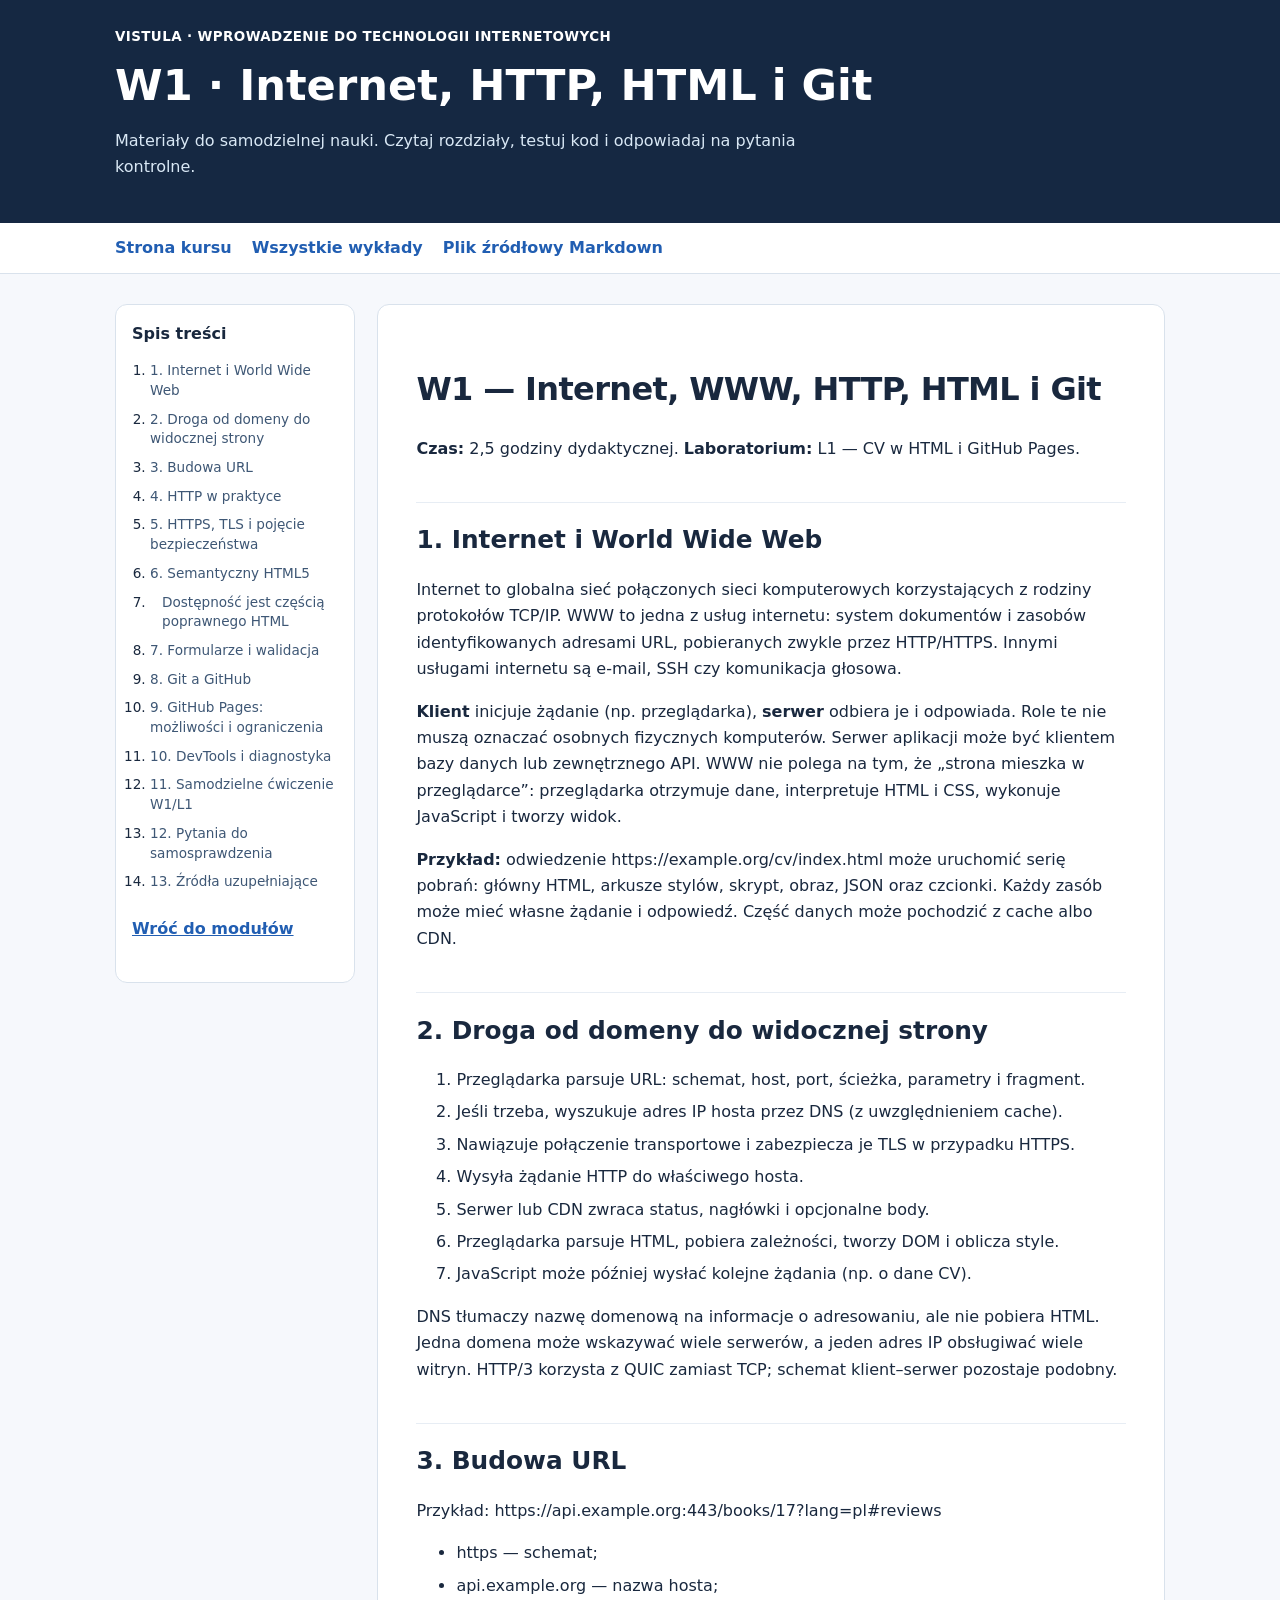
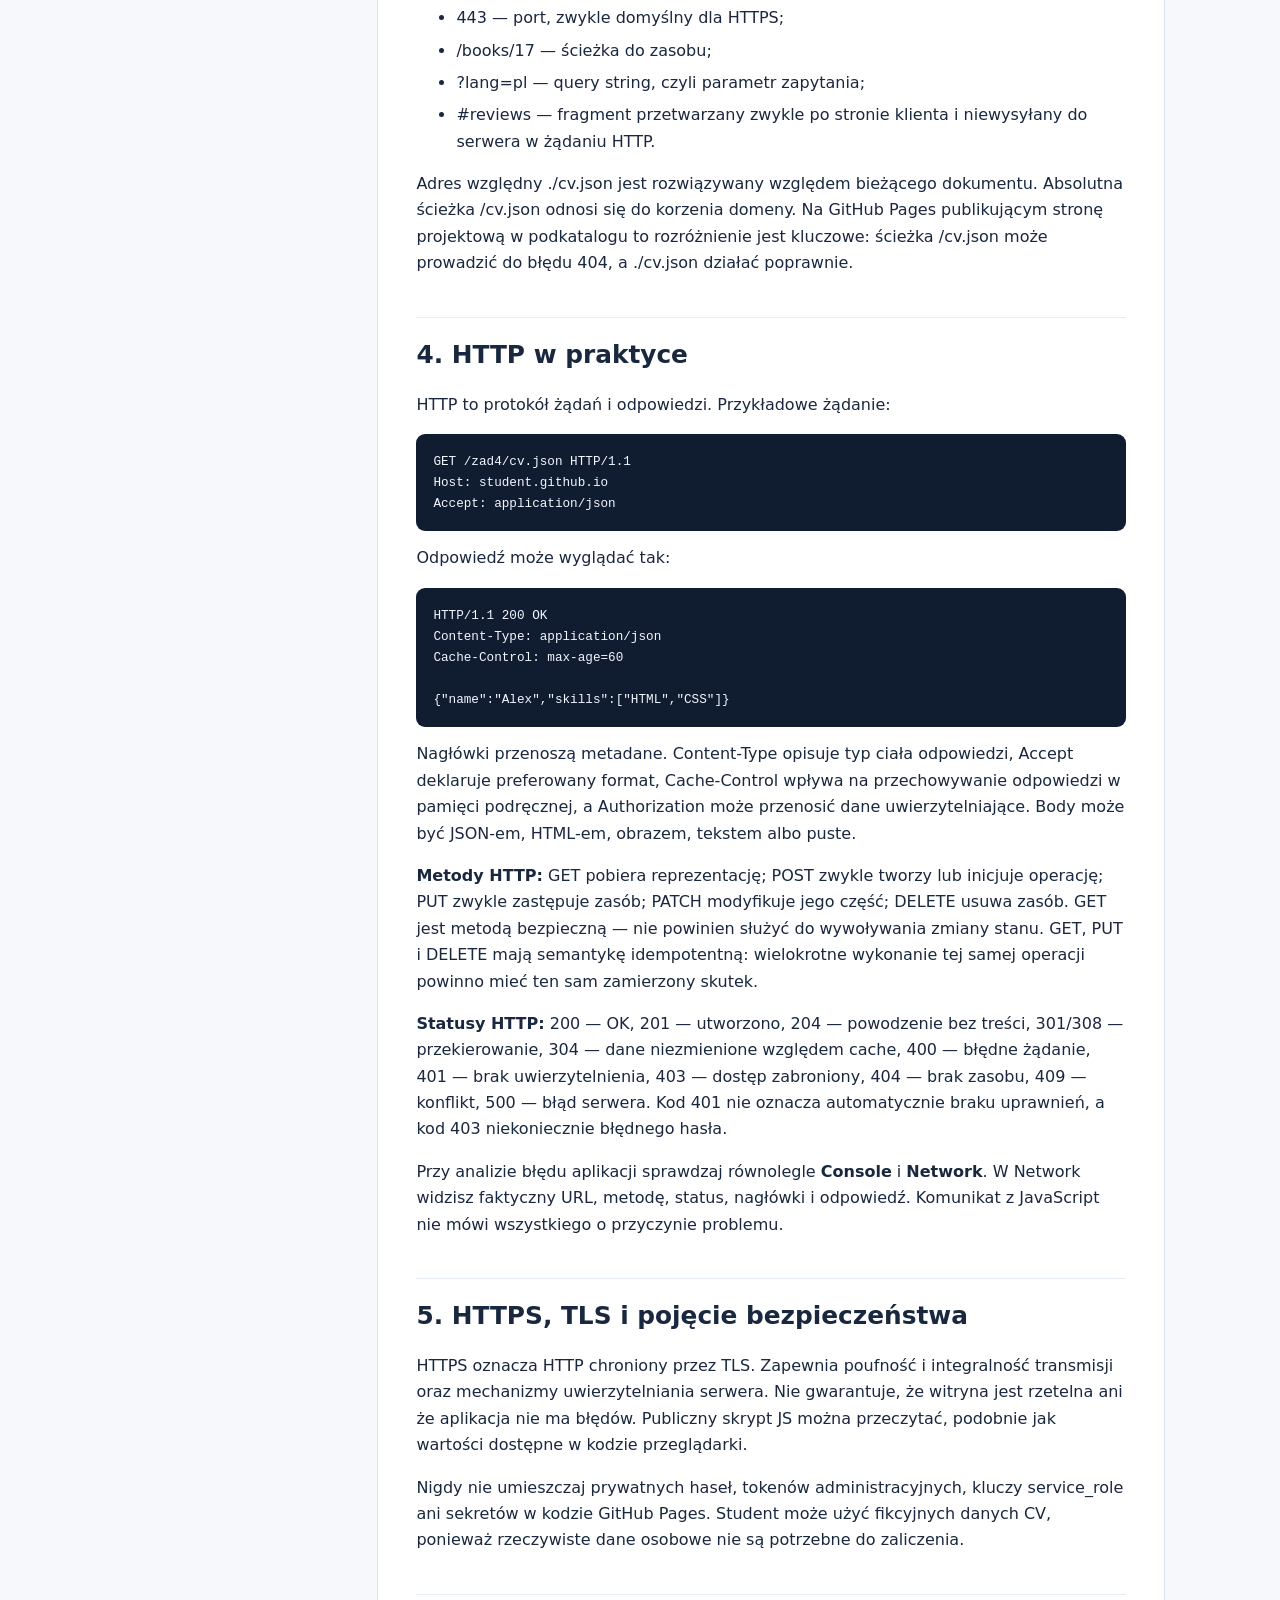
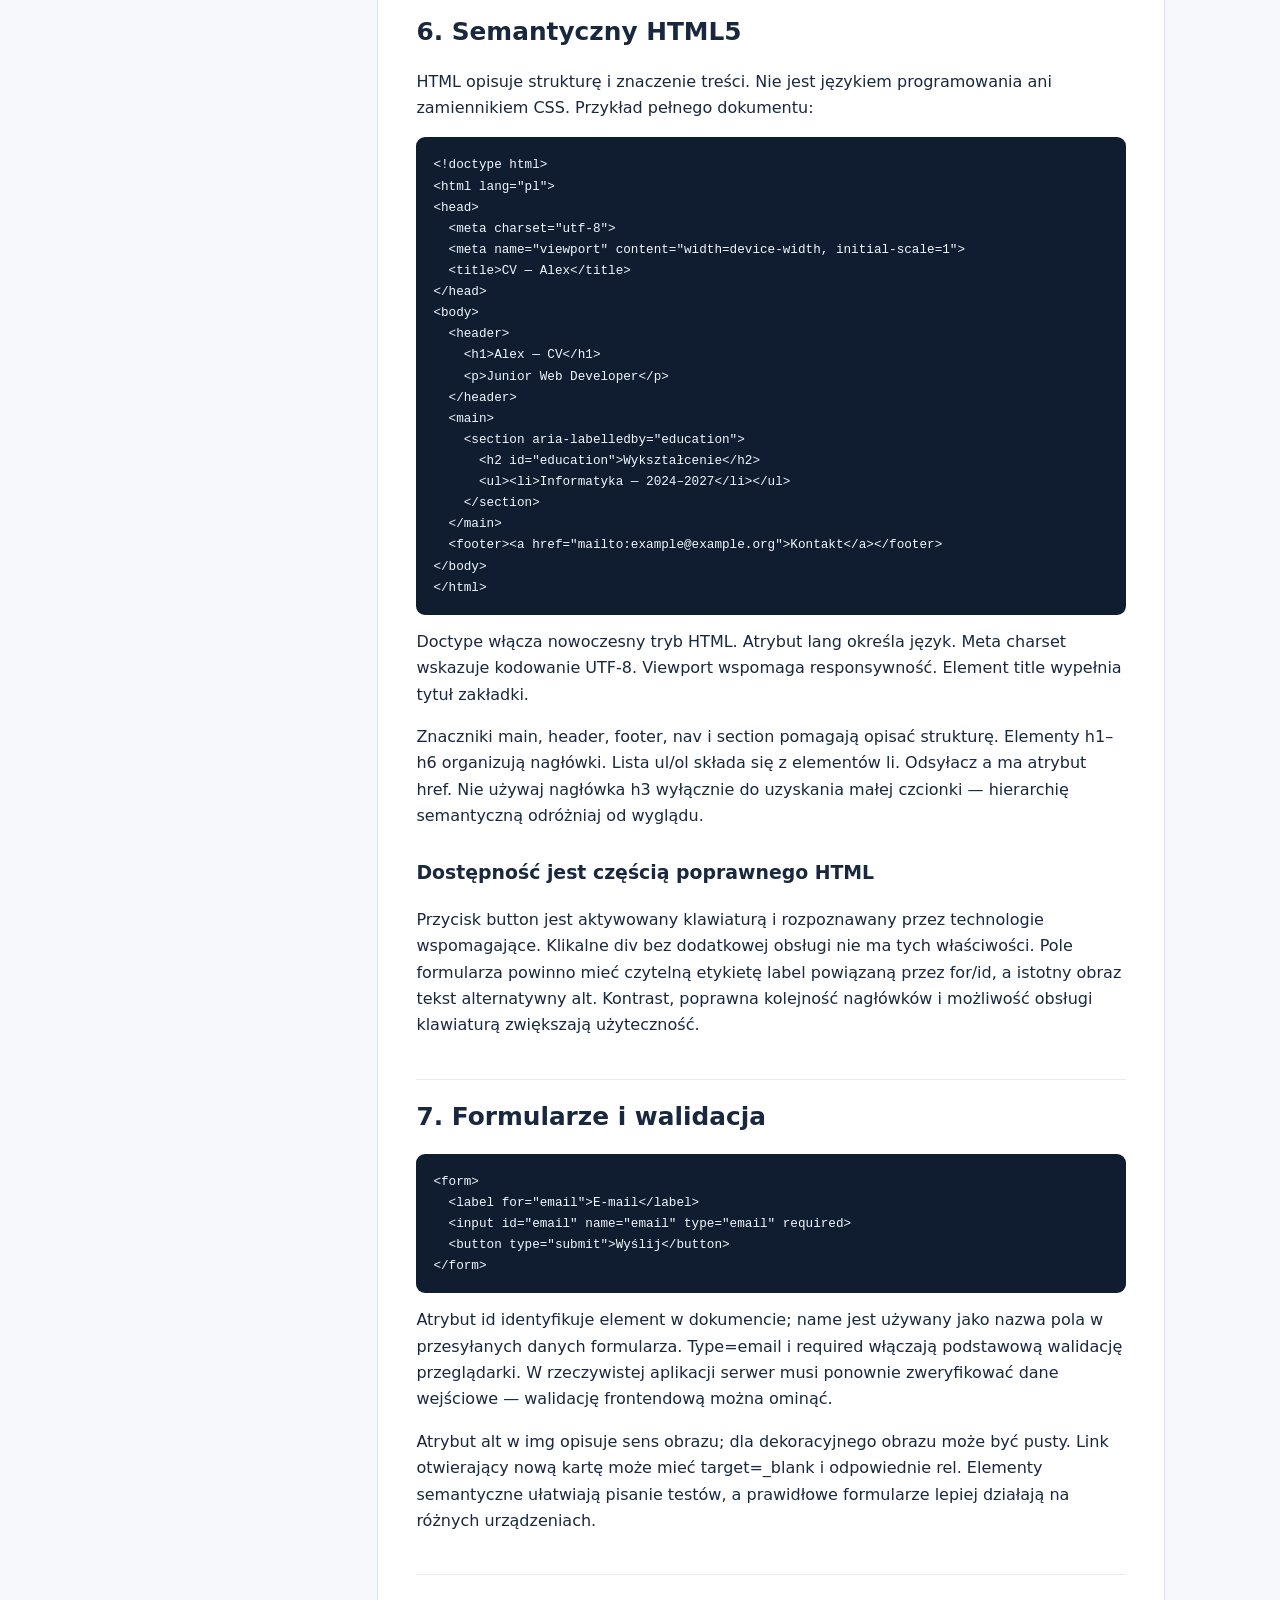
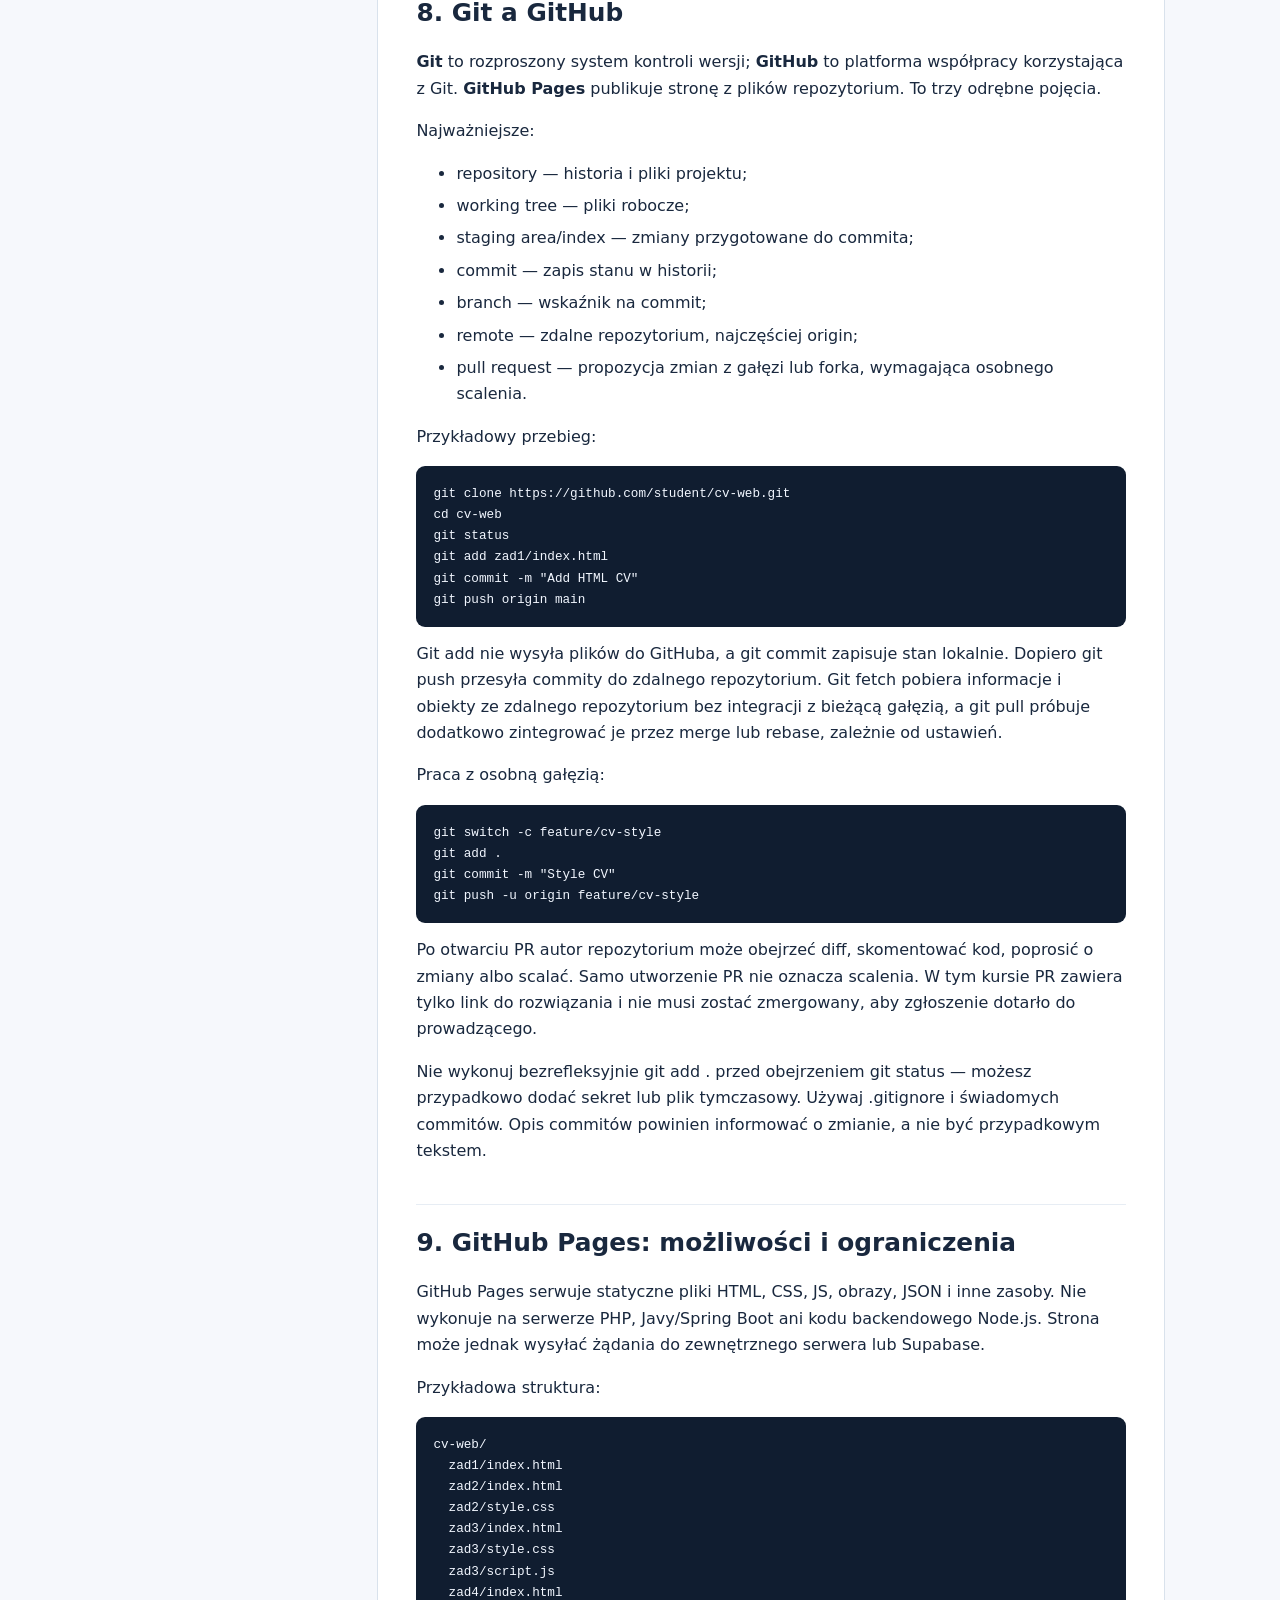
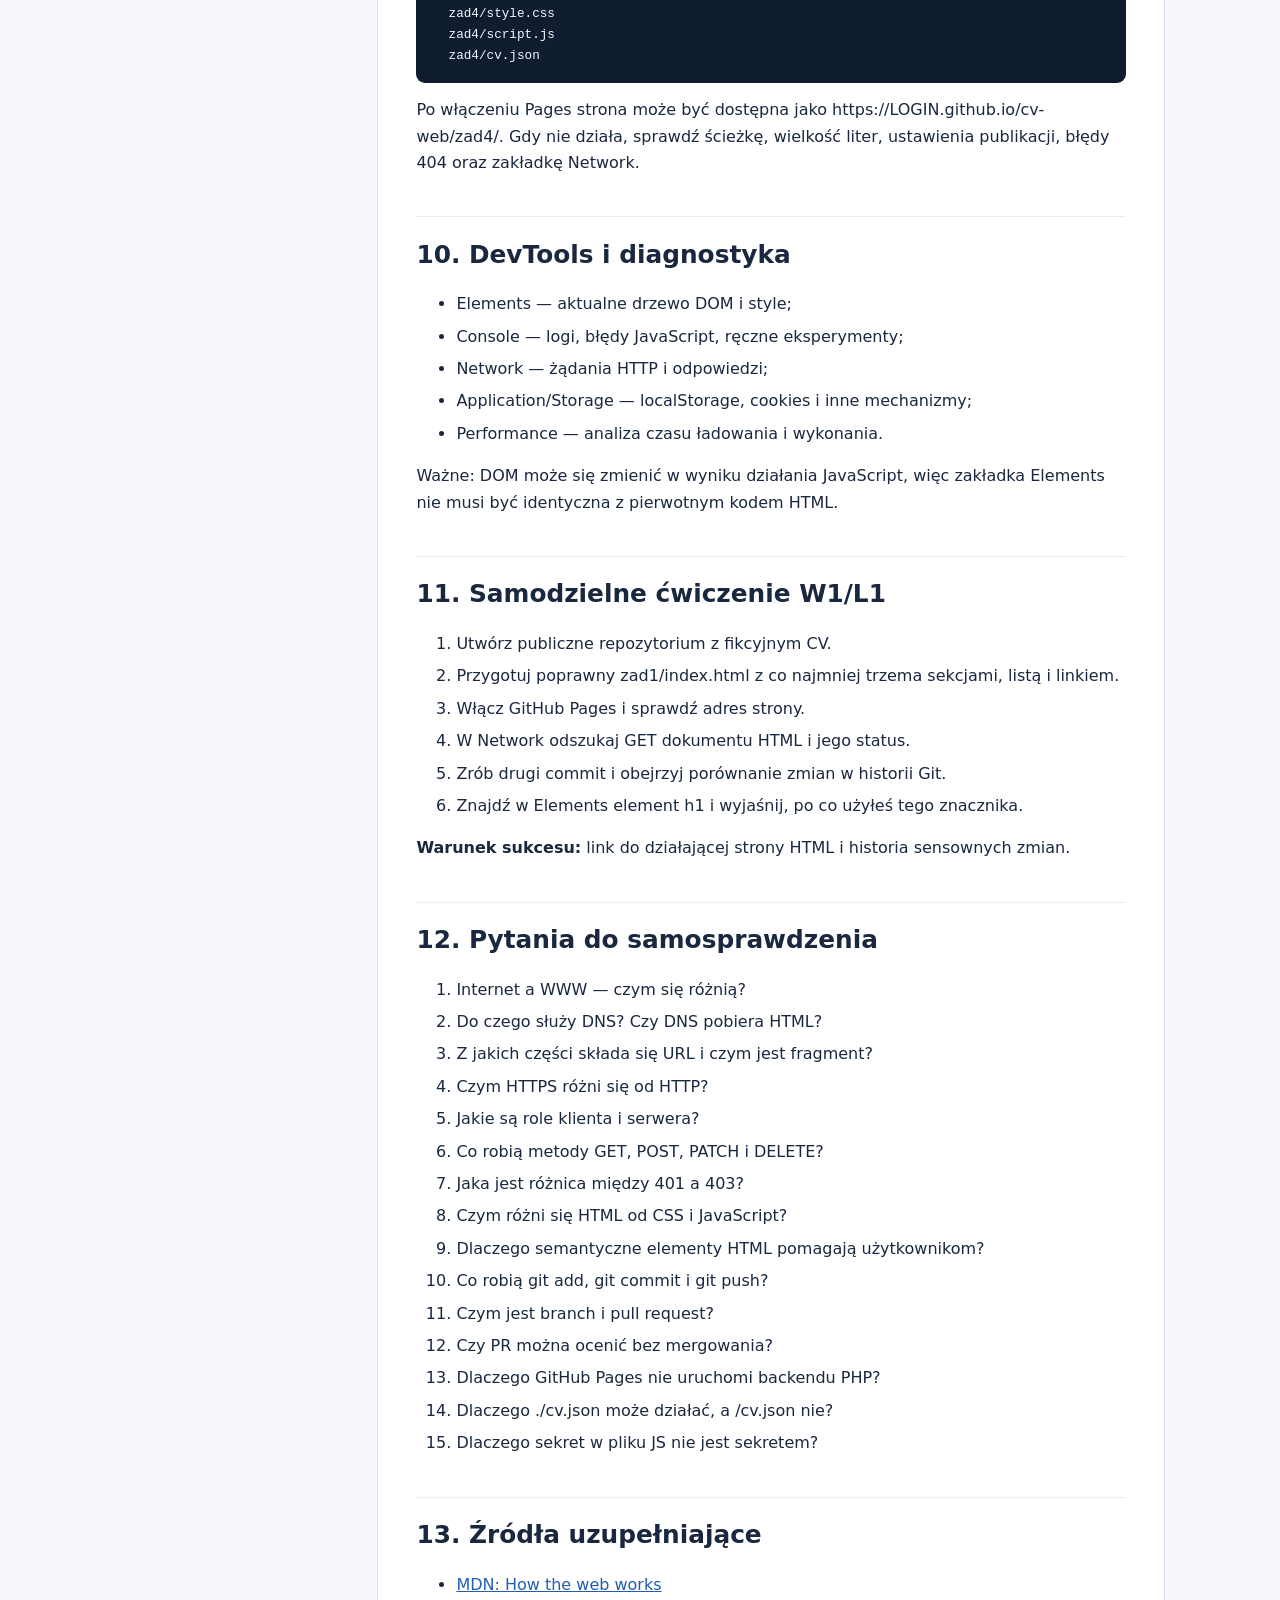
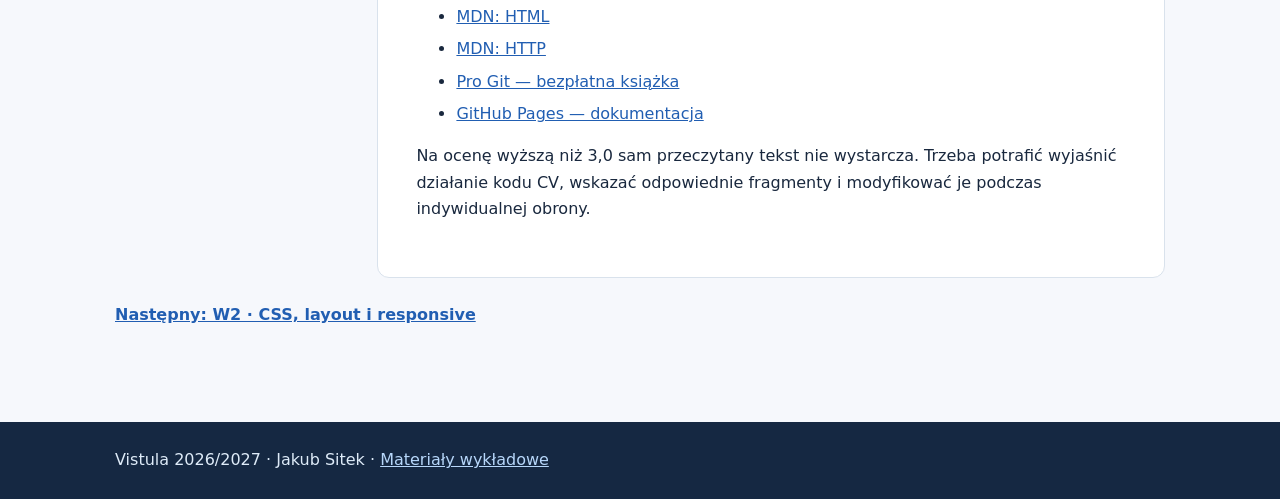
<file: lectures/view.html>
<!doctype html>
<html lang="pl"><head><meta charset="utf-8"><meta name="viewport" content="width=device-width, initial-scale=1">
<meta name="description" content="Rozdział materiałów wykładowych — Wprowadzenie do technologii internetowych.">
<title>Wykład | Vistula 2026Z</title><link rel="stylesheet" href="./course.css"></head>
<body>
<header><div class="wrap"><span class="brand">VISTULA · WPROWADZENIE DO TECHNOLOGII INTERNETOWYCH</span>
<h1 id="lecture-title">Wykład</h1><p>Materiały do samodzielnej nauki. Czytaj rozdziały, testuj kod i odpowiadaj na pytania kontrolne.</p></div></header>
<nav class="top"><div class="wrap"><a href="../index.html">Strona kursu</a><a href="./index.html">Wszystkie wykłady</a><a id="source-link" href="./index.html">Plik źródłowy Markdown</a></div></nav>
<main class="wrap container"><div class="reader-layout">
<aside aria-label="Spis treści"><h2>Spis treści</h2><ol id="toc"></ol><div class="footer-links"><a href="./index.html">Wróć do modułów</a></div></aside>
<article id="content" aria-live="polite"><p>Ładowanie materiału...</p></article>
</div><div class="footer-links" id="lesson-navigation"></div></main>
<footer><div class="wrap">Vistula 2026/2027 · Jakub Sitek · <a href="./index.html">Materiały wykładowe</a></div></footer>
<script src="./render.js" defer></script></body></html>
</file>
<file: lectures/course.css>
:root{color-scheme:light;--bg:#f6f8fc;--ink:#19283e;--muted:#50647b;--line:#d9e2ec;--accent:#215eb2;--surface:white}
*{box-sizing:border-box}
html{scroll-behavior:smooth}
body{margin:0;color:var(--ink);background:var(--bg);font:16px/1.65 system-ui,-apple-system,Segoe UI,Roboto,sans-serif}
a{color:var(--accent)}a:hover{text-decoration-thickness:2px}
a:focus-visible,button:focus-visible{outline:3px solid #e0a332;outline-offset:3px}
header{background:#152842;color:#fff;padding:26px 0}
header a{color:#d4e7ff}
.wrap{max-width:1050px;width:calc(100% - 32px);margin:auto}
.brand{display:block;font-weight:800;letter-spacing:.03em;font-size:.84rem}
header h1{font-size:clamp(1.55rem,4.3vw,2.7rem);line-height:1.2;margin:12px 0}
header p{max-width:760px;color:#d9e8f5}
nav.top{background:#fff;border-bottom:1px solid var(--line)}
nav.top .wrap{display:flex;gap:20px;padding:12px 0;flex-wrap:wrap}
nav.top a{font-weight:650;text-decoration:none}
.container{padding-top:30px;padding-bottom:70px}
.lead{max-width:820px;color:var(--muted);font-size:1.08rem}
.cards{display:grid;grid-template-columns:repeat(2,minmax(0,1fr));gap:16px;margin:22px 0}
.card{background:var(--surface);border:1px solid var(--line);border-radius:12px;padding:22px}
.card h2{font-size:1.25rem;line-height:1.3;margin:8px 0}
.card p{color:var(--muted)}
.eyebrow{font-size:0.8rem;letter-spacing:.09em;text-transform:uppercase;color:#215eb2;font-weight:800}
.button{display:inline-block;padding:9px 15px;border-radius:8px;background:var(--accent);color:#fff;text-decoration:none;font-weight:700}
.note{border-left:4px solid #2c67b0;background:#eaf2ff;padding:15px 18px;border-radius:0 8px 8px 0;margin:20px 0}
.reader-layout{display:grid;grid-template-columns:240px minmax(0,1fr);gap:22px;align-items:start}
aside{position:sticky;top:20px;background:#fff;border:1px solid var(--line);border-radius:12px;padding:16px;max-height:calc(100vh - 45px);overflow:auto}
aside h2{margin:0 0 10px;font-size:1rem}
#toc{padding-left:18px;font-size:.85rem;line-height:1.45}
#toc li{margin-bottom:9px}
#toc a{color:#3e5775;text-decoration:none}
article{min-width:0;background:#fff;border:1px solid var(--line);border-radius:12px;padding:clamp(18px,3vw,42px)}
article h1{font-size:2rem;line-height:1.22;letter-spacing:-.02em}
article h2{font-size:1.55rem;line-height:1.25;margin-top:2.5rem;border-top:1px solid #e7edf4;padding-top:1.4rem}
article h3{font-size:1.18rem;margin-top:1.7rem}
article p{margin:12px 0 16px}
article li{margin:6px 0}
article code{background:#edf2f7;border-radius:4px;padding:2px 5px;font-size:.9em}
article pre{background:#101d30;color:#f2f7ff;border-radius:9px;padding:17px;overflow:auto;line-height:1.5;font-size:.88rem}
article pre code{background:transparent;color:inherit;padding:0}
article a{overflow-wrap:anywhere}
article strong{font-weight:730}
.footer-links{display:flex;gap:12px;flex-wrap:wrap;margin:24px 0}
.footer-links a{font-weight:650}
footer{background:#152842;color:#deebf8;padding:25px 0}
footer a{color:#b7d7fa}
@media(max-width:860px){.reader-layout{grid-template-columns:1fr}aside{position:static;max-height:none}.cards{grid-template-columns:1fr}}
@media(prefers-reduced-motion:reduce){html{scroll-behavior:auto}}
</file>
